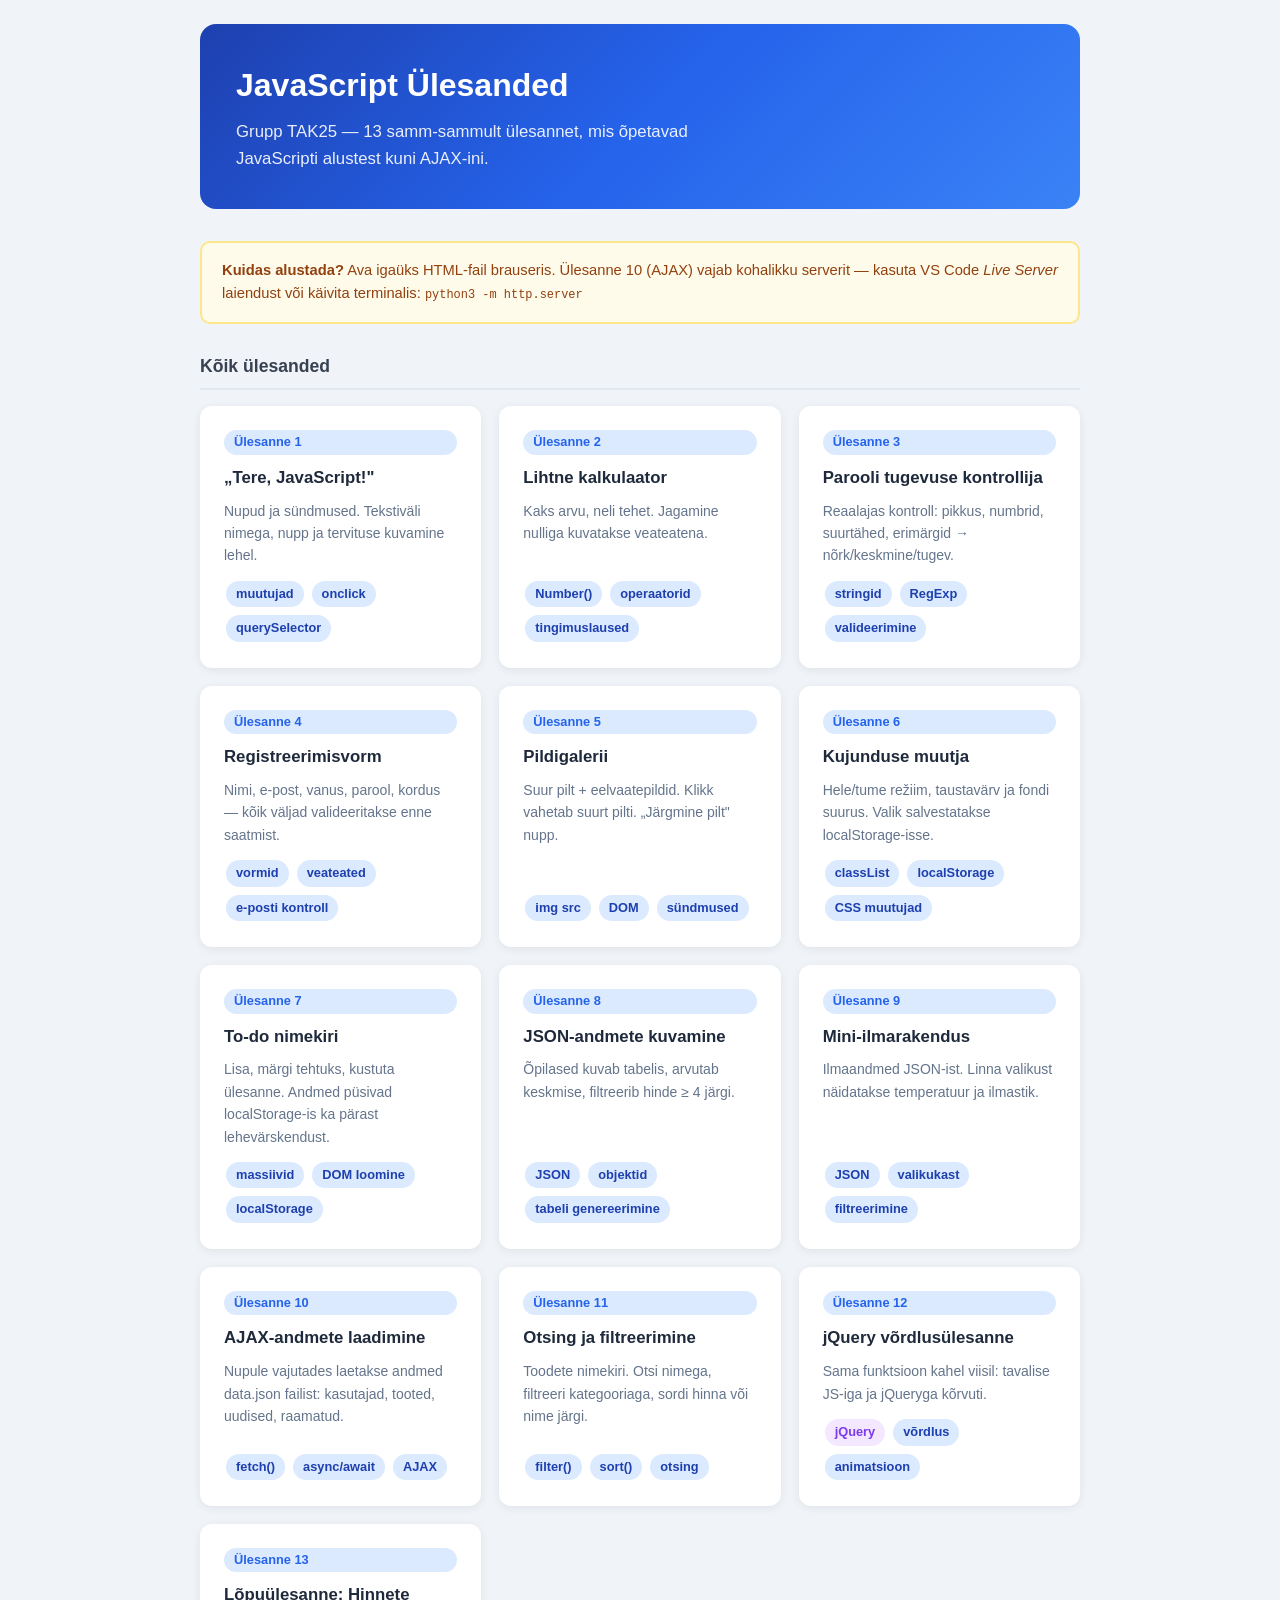
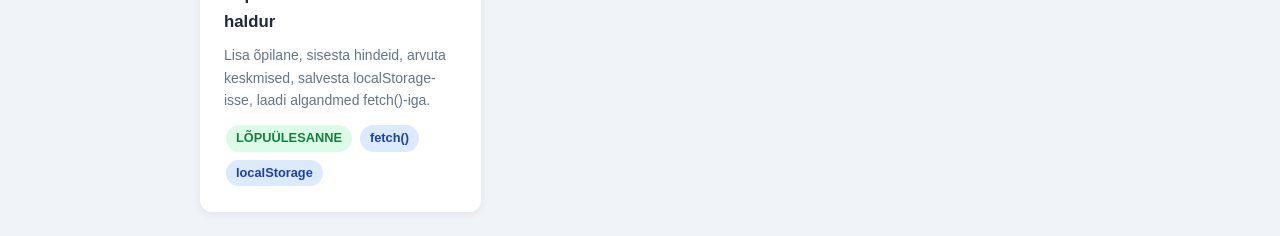
<file: index.html>
<!DOCTYPE html>
<html lang="et">
<head>
    <meta charset="UTF-8">
    <meta name="viewport" content="width=device-width, initial-scale=1.0">
    <title>TAK25 – JavaScript Ülesanded</title>
    <link rel="stylesheet" href="style.css">
    <style>
        .exercises-grid {
            display: grid;
            grid-template-columns: repeat(auto-fill, minmax(260px, 1fr));
            gap: 18px;
            margin-top: 8px;
        }

        .exercise-card {
            background: white;
            border-radius: 12px;
            padding: 22px;
            box-shadow: 0 2px 10px rgba(0,0,0,0.07);
            text-decoration: none;
            color: inherit;
            transition: all 0.2s;
            border: 2px solid transparent;
            display: flex;
            flex-direction: column;
        }

        .exercise-card:hover {
            border-color: #2563eb;
            transform: translateY(-3px);
            box-shadow: 0 6px 20px rgba(37, 99, 235, 0.15);
        }

        .ex-number {
            font-size: 0.8em;
            font-weight: 700;
            color: #2563eb;
            background: #dbeafe;
            display: inline-block;
            padding: 2px 10px;
            border-radius: 20px;
            margin-bottom: 10px;
        }

        .ex-title {
            font-weight: 700;
            font-size: 1.05em;
            color: #1e293b;
            margin-bottom: 8px;
        }

        .ex-desc {
            font-size: 0.875em;
            color: #64748b;
            flex: 1;
        }

        .ex-topics {
            margin-top: 12px;
            display: flex;
            flex-wrap: wrap;
            gap: 4px;
        }

        .hero {
            background: linear-gradient(135deg, #1e40af, #2563eb, #3b82f6);
            border-radius: 16px;
            padding: 36px;
            color: white;
            margin-bottom: 32px;
        }

        .hero h1 {
            color: white;
            font-size: 2em;
            margin-bottom: 8px;
        }

        .hero p {
            opacity: 0.9;
            font-size: 1.05em;
            max-width: 500px;
        }

        .section-title {
            font-size: 1.1em;
            font-weight: 700;
            color: #374151;
            margin-bottom: 16px;
            padding-bottom: 8px;
            border-bottom: 2px solid #e2e8f0;
        }

        .info-box {
            background: #fffbeb;
            border: 2px solid #fde68a;
            border-radius: 10px;
            padding: 16px 20px;
            margin-bottom: 28px;
            font-size: 0.92em;
            color: #92400e;
        }
    </style>
</head>
<body>
<div class="container">

    <div class="hero">
        <h1>JavaScript Ülesanded</h1>
        <p>Grupp TAK25 &mdash; 13 samm-sammult ülesannet, mis õpetavad JavaScripti alustest kuni AJAX-ini.</p>
    </div>

    <div class="info-box">
        <strong>Kuidas alustada?</strong> Ava igaüks HTML-fail brauseris. Ülesanne 10 (AJAX) vajab kohalikku serverit
        &mdash; kasuta VS Code <em>Live Server</em> laiendust või käivita terminalis: <code>python3 -m http.server</code>
    </div>

    <p class="section-title">Kõik ülesanded</p>

    <div class="exercises-grid">

        <a href="01-tervitaja.html" class="exercise-card">
            <span class="ex-number">Ülesanne 1</span>
            <div class="ex-title">„Tere, JavaScript!"</div>
            <div class="ex-desc">Nupud ja sündmused. Tekstiväli nimega, nupp ja tervituse kuvamine lehel.</div>
            <div class="ex-topics">
                <span class="tag tag-blue">muutujad</span>
                <span class="tag tag-blue">onclick</span>
                <span class="tag tag-blue">querySelector</span>
            </div>
        </a>

        <a href="02-kalkulaator.html" class="exercise-card">
            <span class="ex-number">Ülesanne 2</span>
            <div class="ex-title">Lihtne kalkulaator</div>
            <div class="ex-desc">Kaks arvu, neli tehet. Jagamine nulliga kuvatakse veateatena.</div>
            <div class="ex-topics">
                <span class="tag tag-blue">Number()</span>
                <span class="tag tag-blue">operaatorid</span>
                <span class="tag tag-blue">tingimuslaused</span>
            </div>
        </a>

        <a href="03-parool.html" class="exercise-card">
            <span class="ex-number">Ülesanne 3</span>
            <div class="ex-title">Parooli tugevuse kontrollija</div>
            <div class="ex-desc">Reaalajas kontroll: pikkus, numbrid, suurtähed, erimärgid → nõrk/keskmine/tugev.</div>
            <div class="ex-topics">
                <span class="tag tag-blue">stringid</span>
                <span class="tag tag-blue">RegExp</span>
                <span class="tag tag-blue">valideerimine</span>
            </div>
        </a>

        <a href="04-registreerimine.html" class="exercise-card">
            <span class="ex-number">Ülesanne 4</span>
            <div class="ex-title">Registreerimisvorm</div>
            <div class="ex-desc">Nimi, e-post, vanus, parool, kordus &mdash; kõik väljad valideeritakse enne saatmist.</div>
            <div class="ex-topics">
                <span class="tag tag-blue">vormid</span>
                <span class="tag tag-blue">veateated</span>
                <span class="tag tag-blue">e-posti kontroll</span>
            </div>
        </a>

        <a href="05-galerii.html" class="exercise-card">
            <span class="ex-number">Ülesanne 5</span>
            <div class="ex-title">Pildigalerii</div>
            <div class="ex-desc">Suur pilt + eelvaatepildid. Klikk vahetab suurt pilti. „Järgmine pilt" nupp.</div>
            <div class="ex-topics">
                <span class="tag tag-blue">img src</span>
                <span class="tag tag-blue">DOM</span>
                <span class="tag tag-blue">sündmused</span>
            </div>
        </a>

        <a href="06-kujundus.html" class="exercise-card">
            <span class="ex-number">Ülesanne 6</span>
            <div class="ex-title">Kujunduse muutja</div>
            <div class="ex-desc">Hele/tume režiim, taustavärv ja fondi suurus. Valik salvestatakse localStorage-isse.</div>
            <div class="ex-topics">
                <span class="tag tag-blue">classList</span>
                <span class="tag tag-blue">localStorage</span>
                <span class="tag tag-blue">CSS muutujad</span>
            </div>
        </a>

        <a href="07-todo.html" class="exercise-card">
            <span class="ex-number">Ülesanne 7</span>
            <div class="ex-title">To-do nimekiri</div>
            <div class="ex-desc">Lisa, märgi tehtuks, kustuta ülesanne. Andmed püsivad localStorage-is ka pärast lehevärskendust.</div>
            <div class="ex-topics">
                <span class="tag tag-blue">massiivid</span>
                <span class="tag tag-blue">DOM loomine</span>
                <span class="tag tag-blue">localStorage</span>
            </div>
        </a>

        <a href="08-json-andmed.html" class="exercise-card">
            <span class="ex-number">Ülesanne 8</span>
            <div class="ex-title">JSON-andmete kuvamine</div>
            <div class="ex-desc">Õpilased kuvab tabelis, arvutab keskmise, filtreerib hinde ≥ 4 järgi.</div>
            <div class="ex-topics">
                <span class="tag tag-blue">JSON</span>
                <span class="tag tag-blue">objektid</span>
                <span class="tag tag-blue">tabeli genereerimine</span>
            </div>
        </a>

        <a href="09-ilm.html" class="exercise-card">
            <span class="ex-number">Ülesanne 9</span>
            <div class="ex-title">Mini-ilmarakendus</div>
            <div class="ex-desc">Ilmaandmed JSON-ist. Linna valikust näidatakse temperatuur ja ilmastik.</div>
            <div class="ex-topics">
                <span class="tag tag-blue">JSON</span>
                <span class="tag tag-blue">valikukast</span>
                <span class="tag tag-blue">filtreerimine</span>
            </div>
        </a>

        <a href="10-ajax.html" class="exercise-card">
            <span class="ex-number">Ülesanne 10</span>
            <div class="ex-title">AJAX-andmete laadimine</div>
            <div class="ex-desc">Nupule vajutades laetakse andmed data.json failist: kasutajad, tooted, uudised, raamatud.</div>
            <div class="ex-topics">
                <span class="tag tag-blue">fetch()</span>
                <span class="tag tag-blue">async/await</span>
                <span class="tag tag-blue">AJAX</span>
            </div>
        </a>

        <a href="11-otsing.html" class="exercise-card">
            <span class="ex-number">Ülesanne 11</span>
            <div class="ex-title">Otsing ja filtreerimine</div>
            <div class="ex-desc">Toodete nimekiri. Otsi nimega, filtreeri kategooriaga, sordi hinna või nime järgi.</div>
            <div class="ex-topics">
                <span class="tag tag-blue">filter()</span>
                <span class="tag tag-blue">sort()</span>
                <span class="tag tag-blue">otsing</span>
            </div>
        </a>

        <a href="12-jquery.html" class="exercise-card">
            <span class="ex-number">Ülesanne 12</span>
            <div class="ex-title">jQuery võrdlusülesanne</div>
            <div class="ex-desc">Sama funktsioon kahel viisil: tavalise JS-iga ja jQueryga kõrvuti.</div>
            <div class="ex-topics">
                <span class="tag tag-purple">jQuery</span>
                <span class="tag tag-blue">võrdlus</span>
                <span class="tag tag-blue">animatsioon</span>
            </div>
        </a>

        <a href="13-lopuulesanne.html" class="exercise-card">
            <span class="ex-number">Ülesanne 13</span>
            <div class="ex-title">Lõpuülesanne: Hinnete haldur</div>
            <div class="ex-desc">Lisa õpilane, sisesta hindeid, arvuta keskmised, salvesta localStorage-isse, laadi algandmed fetch()-iga.</div>
            <div class="ex-topics">
                <span class="tag tag-green">LÕPUÜLESANNE</span>
                <span class="tag tag-blue">fetch()</span>
                <span class="tag tag-blue">localStorage</span>
            </div>
        </a>

    </div>
</div>
</body>
</html>
</file>
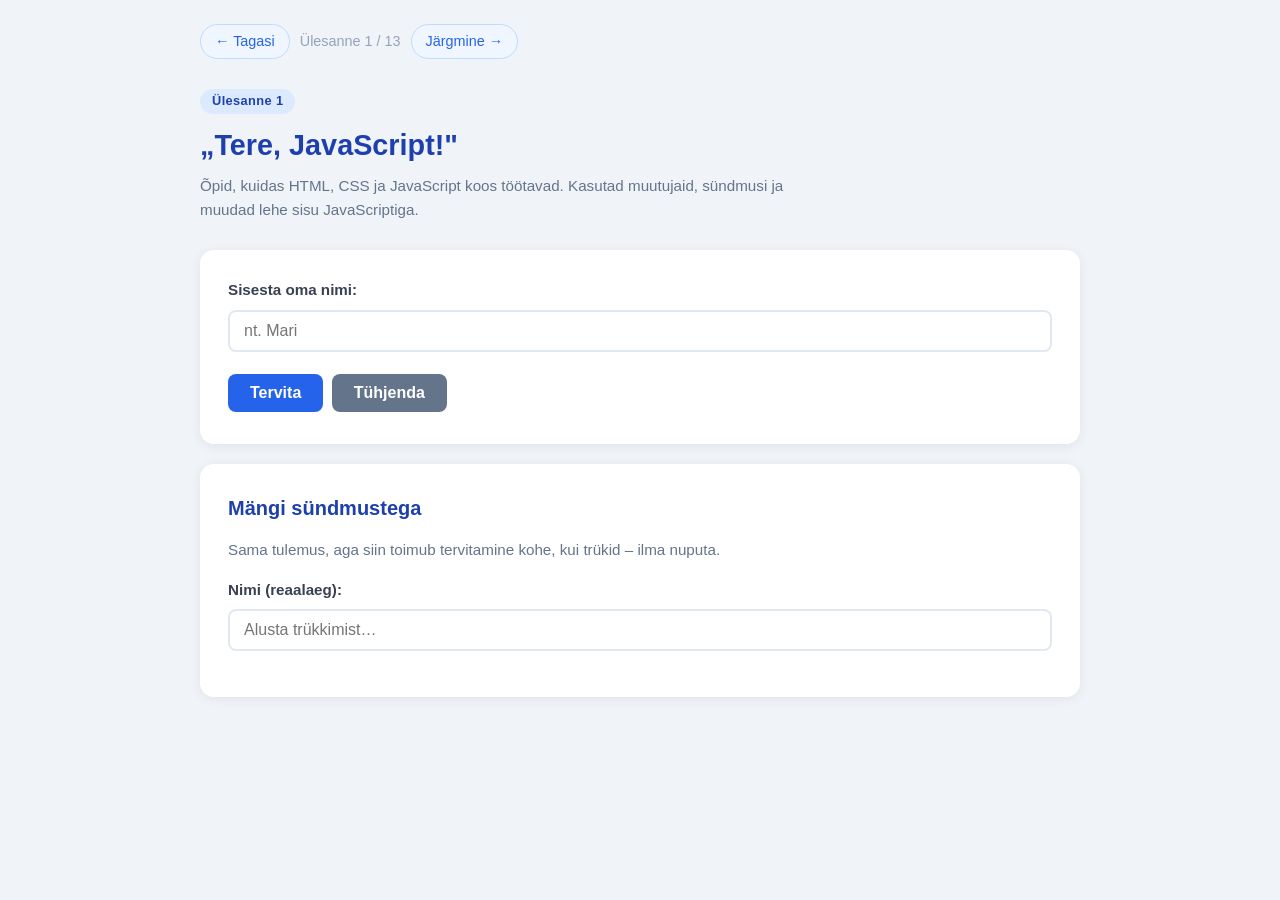
<file: 01-tervitaja.html>
<!DOCTYPE html>
<html lang="et">
<head>
    <meta charset="UTF-8">
    <meta name="viewport" content="width=device-width, initial-scale=1.0">
    <title>Ülesanne 1 – Tervitaja</title>
    <link rel="stylesheet" href="style.css">
</head>
<body>
<div class="container">

    <nav class="nav">
        <a href="index.html">← Tagasi</a>
        <span>Ülesanne 1 / 13</span>
        <a href="02-kalkulaator.html">Järgmine →</a>
    </nav>

    <span class="badge">Ülesanne 1</span>
    <h1>„Tere, JavaScript!"</h1>
    <p class="subtitle">
        Õpid, kuidas HTML, CSS ja JavaScript koos töötavad.
        Kasutad muutujaid, sündmusi ja muudad lehe sisu JavaScriptiga.
    </p>

    <div class="card">
        <div class="form-group">
            <label for="nimiSisend">Sisesta oma nimi:</label>
            <input type="text" id="nimiSisend" placeholder="nt. Mari" maxlength="50">
        </div>

        <button class="btn btn-primary" onclick="tervita()">Tervita</button>
        <button class="btn btn-secondary" onclick="tühjenda()">Tühjenda</button>

        <div id="tulemus" class="result-box result-success" style="display: none;"></div>
    </div>

    <div class="card">
        <h2>Mängi sündmustega</h2>
        <p style="color:#64748b; margin-bottom:16px; font-size:0.95em;">
            Sama tulemus, aga siin toimub tervitamine kohe, kui trükid &ndash; ilma nuputa.
        </p>
        <div class="form-group">
            <label for="nimiReaalaeg">Nimi (reaalaeg):</label>
            <input type="text" id="nimiReaalaeg" placeholder="Alusta trükkimist…" maxlength="50">
        </div>
        <div id="tulemusReaalaeg" class="result-box result-info" style="display: none;"></div>
    </div>

</div>

<script>
    // ── Ülesanne 1: muutujad, sündmused, querySelector ──

    // Funktsioon käivitatakse nupu klõpsamisel (onclick="tervita()")
    function tervita() {
        // Loeme tekstivälja väärtuse
        const nimiSisend = document.querySelector('#nimiSisend');
        const nimi = nimiSisend.value.trim(); // trim() eemaldab tühikud algusest ja lõpust

        const tulemusekast = document.querySelector('#tulemus');

        if (nimi === '') {
            // Kasutaja ei sisestanud nime
            tulemusekast.textContent = '⚠ Palun sisesta oma nimi!';
            tulemusekast.className = 'result-box result-error';
        } else {
            // Kuvatakse tervitustekst
            tulemusekast.textContent = 'Tere, ' + nimi + '! 👋';
            tulemusekast.className = 'result-box result-success';
        }

        tulemusekast.style.display = 'block';
    }

    function tühjenda() {
        document.querySelector('#nimiSisend').value = '';
        const kastike = document.querySelector('#tulemus');
        kastike.style.display = 'none';
        kastike.textContent = '';
    }

    // ── Reaalajas sündmus: oninput käivitub iga klahvivajutuse järel ──
    document.querySelector('#nimiReaalaeg').addEventListener('input', function () {
        const nimi = this.value.trim(); // "this" viitab sellele sisendväljale
        const kastike = document.querySelector('#tulemusReaalaeg');

        if (nimi === '') {
            kastike.style.display = 'none';
        } else {
            kastike.textContent = 'Tere, ' + nimi + '! 👋';
            kastike.style.display = 'block';
        }
    });

    // Enter-klahv käivitab tervitamise
    document.querySelector('#nimiSisend').addEventListener('keypress', function (e) {
        if (e.key === 'Enter') {
            tervita();
        }
    });
</script>
</body>
</html>
</file>
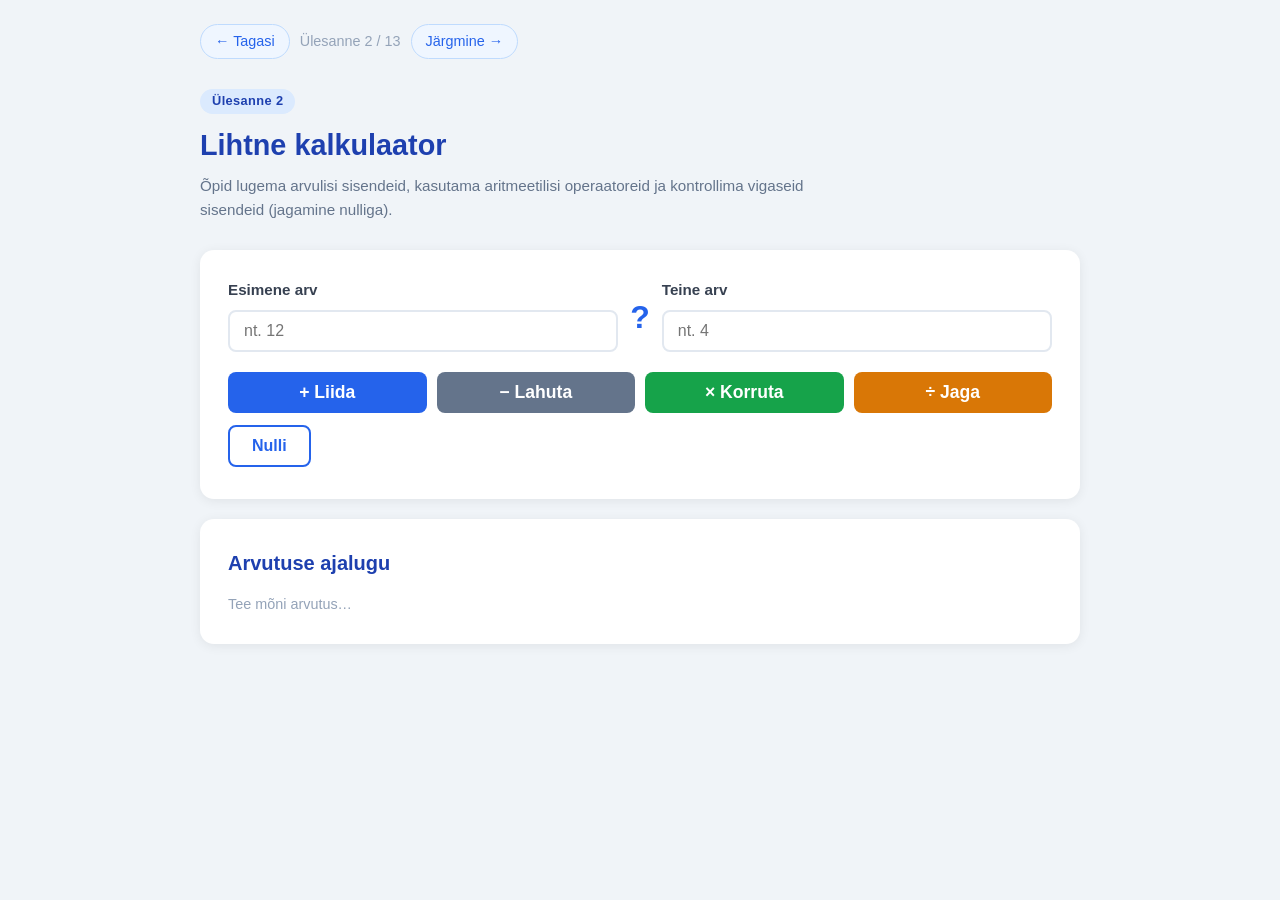
<file: 02-kalkulaator.html>
<!DOCTYPE html>
<html lang="et">
<head>
    <meta charset="UTF-8">
    <meta name="viewport" content="width=device-width, initial-scale=1.0">
    <title>Ülesanne 2 – Kalkulaator</title>
    <link rel="stylesheet" href="style.css">
    <style>
        .calc-buttons {
            display: grid;
            grid-template-columns: repeat(4, 1fr);
            gap: 10px;
            margin-top: 8px;
        }

        .calc-buttons .btn {
            margin: 0;
            text-align: center;
            font-size: 1.1em;
        }

        .result-large {
            font-size: 1.5em;
            font-weight: 700;
            margin-top: 20px;
            padding: 18px;
            text-align: center;
            border-radius: 10px;
        }

        .inputs-row {
            display: grid;
            grid-template-columns: 1fr auto 1fr;
            gap: 12px;
            align-items: end;
        }

        .operator-display {
            font-size: 2em;
            font-weight: 700;
            color: #2563eb;
            text-align: center;
            padding-bottom: 8px;
        }
    </style>
</head>
<body>
<div class="container">

    <nav class="nav">
        <a href="index.html">← Tagasi</a>
        <span>Ülesanne 2 / 13</span>
        <a href="03-parool.html">Järgmine →</a>
    </nav>

    <span class="badge">Ülesanne 2</span>
    <h1>Lihtne kalkulaator</h1>
    <p class="subtitle">
        Õpid lugema arvulisi sisendeid, kasutama aritmeetilisi operaatoreid ja kontrollima
        vigaseid sisendeid (jagamine nulliga).
    </p>

    <div class="card">
        <div class="inputs-row">
            <div class="form-group" style="margin:0">
                <label for="arv1">Esimene arv</label>
                <input type="number" id="arv1" placeholder="nt. 12" step="any">
            </div>
            <div class="operator-display" id="tehtemärk">?</div>
            <div class="form-group" style="margin:0">
                <label for="arv2">Teine arv</label>
                <input type="number" id="arv2" placeholder="nt. 4" step="any">
            </div>
        </div>

        <div class="calc-buttons" style="margin-top:20px">
            <button class="btn btn-primary"  onclick="arvuta('+')">+ Liida</button>
            <button class="btn btn-secondary" onclick="arvuta('-')">− Lahuta</button>
            <button class="btn btn-success"  onclick="arvuta('*')">× Korruta</button>
            <button class="btn btn-warning"  onclick="arvuta('/')">÷ Jaga</button>
        </div>

        <div id="tulemus" class="result-large" style="display:none;"></div>

        <button class="btn btn-outline" onclick="nulli()" style="margin-top:12px">Nulli</button>
    </div>

    <div class="card">
        <h2>Arvutuse ajalugu</h2>
        <p id="ajaluguTühi" style="color:#94a3b8; font-size:0.9em;">Tee mõni arvutus…</p>
        <ul id="ajalugu" style="list-style:none; padding:0;"></ul>
    </div>

</div>

<script>
    // ── Ülesanne 2: Number(), operaatorid, tingimuslaused, veakontroll ──

    // Ajalugu hoiame massiivis (kasutame seda esimest korda siin, edasi ka teistes ülesannetes)
    const ajalugu = [];

    function arvuta(tehtemärk) {
        // Number() teisendab stringi arvuks
        const arv1 = Number(document.querySelector('#arv1').value);
        const arv2 = Number(document.querySelector('#arv2').value);
        const kastike = document.querySelector('#tulemus');

        // Kontrollime, kas mõlemad väljad on täidetud
        if (document.querySelector('#arv1').value === '' ||
            document.querySelector('#arv2').value === '') {
            kastike.textContent = '⚠ Palun sisesta mõlemad arvud!';
            kastike.className = 'result-large result-box result-error';
            kastike.style.display = 'block';
            return; // Katkestame funktsiooni
        }

        let tulemus;
        let tehtemärkNimi;

        // Valime tehte
        if (tehtemärk === '+') {
            tulemus = arv1 + arv2;
            tehtemärkNimi = '+';
        } else if (tehtemärk === '-') {
            tulemus = arv1 - arv2;
            tehtemärkNimi = '−';
        } else if (tehtemärk === '*') {
            tulemus = arv1 * arv2;
            tehtemärkNimi = '×';
        } else if (tehtemärk === '/') {
            // Veakontroll: nulliga jagamine on keelatud
            if (arv2 === 0) {
                kastike.textContent = '⛔ Nulliga ei saa jagada!';
                kastike.className = 'result-large result-box result-error';
                kastike.style.display = 'block';
                document.querySelector('#tehtemärk').textContent = '÷';
                return;
            }
            tulemus = arv1 / arv2;
            tehtemärkNimi = '÷';
        }

        // Ümardame 10 kohani, et vältida ujukomavigu (nt 0.1 + 0.2)
        const ümardatud = Math.round(tulemus * 1e10) / 1e10;

        kastike.textContent = arv1 + ' ' + tehtemärkNimi + ' ' + arv2 + ' = ' + ümardatud;
        kastike.className = 'result-large result-box result-success';
        kastike.style.display = 'block';

        document.querySelector('#tehtemärk').textContent = tehtemärkNimi;

        // Salvestame ajalukku
        lisaAjalukku(arv1 + ' ' + tehtemärkNimi + ' ' + arv2 + ' = ' + ümardatud);
    }

    function lisaAjalukku(tekst) {
        ajalugu.unshift(tekst); // unshift lisab massiivi algusse
        if (ajalugu.length > 8) {
            ajalugu.pop(); // pop eemaldab viimase elemendi
        }
        kuvaajalugu();
    }

    function kuvaajalugu() {
        const nimekiri = document.querySelector('#ajalugu');
        const tühi = document.querySelector('#ajaluguTühi');
        nimekiri.innerHTML = '';

        if (ajalugu.length === 0) {
            tühi.style.display = 'block';
            return;
        }

        tühi.style.display = 'none';
        ajalugu.forEach(function (kirje, indeks) {
            const li = document.createElement('li');
            li.style.cssText = 'padding:7px 0; border-bottom:1px solid #e2e8f0; color:' +
                (indeks === 0 ? '#1e40af' : '#64748b') + '; font-size:0.95em;';
            li.textContent = kirje;
            nimekiri.appendChild(li);
        });
    }

    function nulli() {
        document.querySelector('#arv1').value = '';
        document.querySelector('#arv2').value = '';
        document.querySelector('#tulemus').style.display = 'none';
        document.querySelector('#tehtemärk').textContent = '?';
    }
</script>
</body>
</html>
</file>
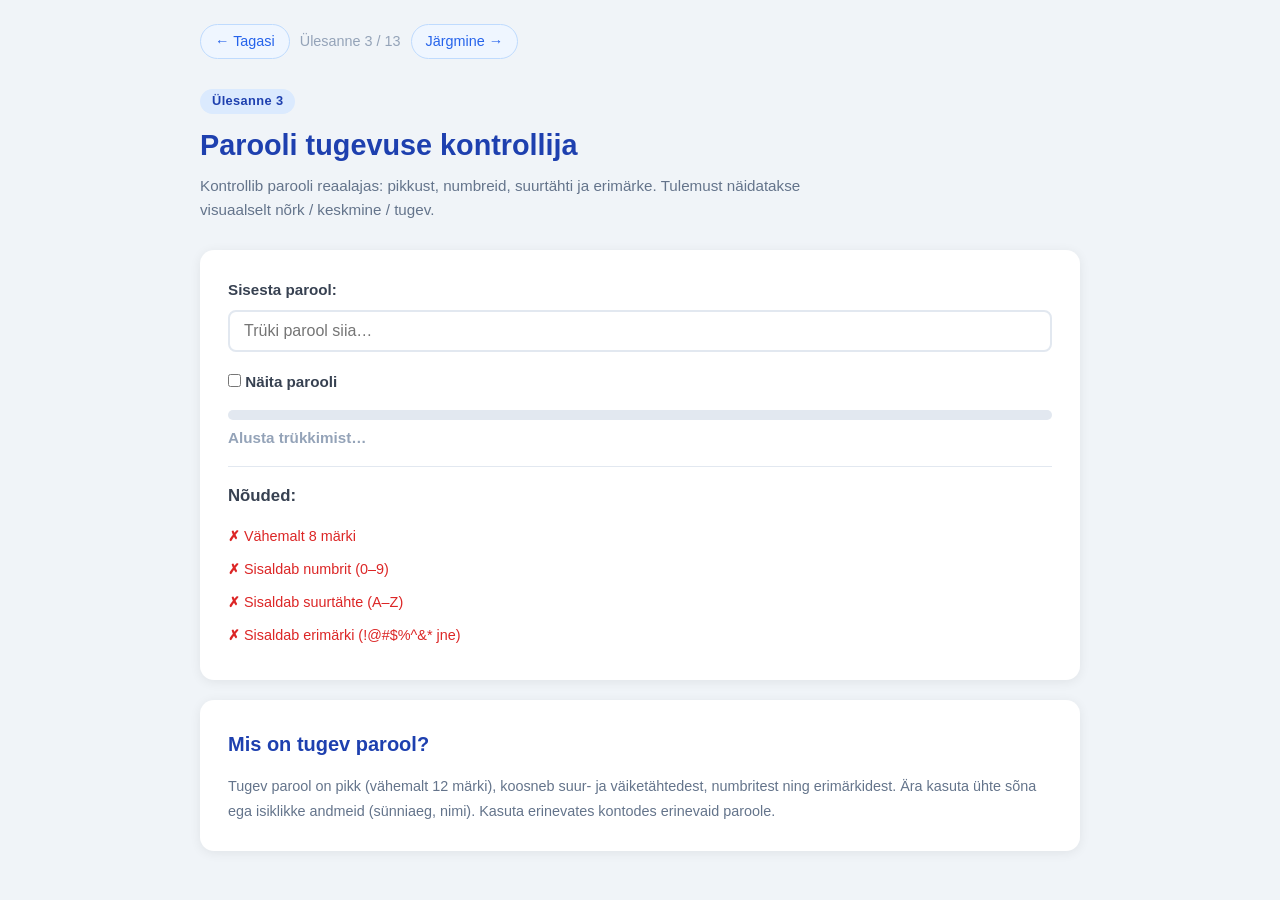
<file: 03-parool.html>
<!DOCTYPE html>
<html lang="et">
<head>
    <meta charset="UTF-8">
    <meta name="viewport" content="width=device-width, initial-scale=1.0">
    <title>Ülesanne 3 – Parooli tugevus</title>
    <link rel="stylesheet" href="style.css">
    <style>
        .strength-bar-wrap {
            background: #e2e8f0;
            border-radius: 6px;
            height: 10px;
            margin: 12px 0 6px;
            overflow: hidden;
        }

        .strength-bar {
            height: 100%;
            border-radius: 6px;
            width: 0;
            transition: width 0.4s ease, background 0.4s ease;
        }

        .strength-label {
            font-weight: 700;
            font-size: 0.95em;
            margin-bottom: 12px;
        }

        .requirements li {
            padding: 5px 0;
            font-size: 0.9em;
            list-style: none;
            color: #dc2626;
            transition: color 0.2s;
        }

        .requirements li.ok {
            color: #16a34a;
        }

        .requirements li::before {
            content: '✗ ';
            font-weight: 700;
        }

        .requirements li.ok::before {
            content: '✓ ';
        }
    </style>
</head>
<body>
<div class="container">

    <nav class="nav">
        <a href="index.html">← Tagasi</a>
        <span>Ülesanne 3 / 13</span>
        <a href="04-registreerimine.html">Järgmine →</a>
    </nav>

    <span class="badge">Ülesanne 3</span>
    <h1>Parooli tugevuse kontrollija</h1>
    <p class="subtitle">
        Kontrollib parooli reaalajas: pikkust, numbreid, suurtähti ja erimärke.
        Tulemust näidatakse visuaalselt nõrk / keskmine / tugev.
    </p>

    <div class="card">
        <div class="form-group">
            <label for="paroolSisend">Sisesta parool:</label>
            <input type="password" id="paroolSisend" placeholder="Trüki parool siia…">
        </div>

        <label>
            <input type="checkbox" id="näitaParool" onchange="lülitaNähtavus()">
            Näita parooli
        </label>

        <div class="strength-bar-wrap" style="margin-top:16px">
            <div class="strength-bar" id="tugevusRiba"></div>
        </div>
        <div class="strength-label" id="tugevusTekst" style="color:#94a3b8">
            Alusta trükkimist…
        </div>

        <hr style="border:none; border-top:1px solid #e2e8f0; margin:16px 0">

        <h3>Nõuded:</h3>
        <ul class="requirements" id="nõuded">
            <li id="req-pikkus">Vähemalt 8 märki</li>
            <li id="req-number">Sisaldab numbrit (0–9)</li>
            <li id="req-suur">Sisaldab suurtähte (A–Z)</li>
            <li id="req-eri">Sisaldab erimärki (!@#$%^&amp;* jne)</li>
        </ul>
    </div>

    <div class="card">
        <h2>Mis on tugev parool?</h2>
        <p style="color:#64748b; font-size:0.9em; line-height:1.7">
            Tugev parool on pikk (vähemalt 12 märki), koosneb suur- ja väiketähtedest,
            numbritest ning erimärkidest. Ära kasuta ühte sõna ega isiklikke andmeid
            (sünniaeg, nimi). Kasuta erinevates kontodes erinevaid paroole.
        </p>
    </div>

</div>

<script>
    // ── Ülesanne 3: stringid, RegExp, reaalajas valideerimine ──

    // Regulaaravaldised (RegExp) – kontrollimise muster
    const nõuded = {
        pikkus:  { test: p => p.length >= 8,           id: 'req-pikkus' },
        number:  { test: p => /[0-9]/.test(p),         id: 'req-number' },
        suur:    { test: p => /[A-Z]/.test(p),         id: 'req-suur'   },
        eri:     { test: p => /[^A-Za-z0-9]/.test(p), id: 'req-eri'    }
    };

    // Sündmus käivitub iga klahvivajutuse järel
    document.querySelector('#paroolSisend').addEventListener('input', function () {
        kontrolliParool(this.value);
    });

    function kontrolliParool(parool) {
        let läbitudCount = 0;

        // Kontrollime iga nõuet ja uuendame visuaali
        Object.values(nõuded).forEach(function (nõue) {
            const element = document.querySelector('#' + nõue.id);
            if (nõue.test(parool)) {
                element.classList.add('ok');
                läbitudCount++;
            } else {
                element.classList.remove('ok');
            }
        });

        // Arvutame tugevuse skoorist lähtudes
        kuvatugevus(parool, läbitudCount);
    }

    function kuvatugevus(parool, läbitudCount) {
        const riba   = document.querySelector('#tugevusRiba');
        const tekst  = document.querySelector('#tugevusTekst');

        if (parool.length === 0) {
            riba.style.width = '0';
            tekst.textContent = 'Alusta trükkimist…';
            tekst.style.color = '#94a3b8';
            return;
        }

        // Hindame tugevust läbitud nõuete arvu järgi
        if (läbitudCount <= 1) {
            riba.style.width = '25%';
            riba.style.background = '#dc2626';
            tekst.textContent = '🔴 Nõrk';
            tekst.style.color = '#dc2626';
        } else if (läbitudCount === 2) {
            riba.style.width = '55%';
            riba.style.background = '#d97706';
            tekst.textContent = '🟡 Keskmine';
            tekst.style.color = '#d97706';
        } else if (läbitudCount === 3) {
            riba.style.width = '78%';
            riba.style.background = '#2563eb';
            tekst.textContent = '🔵 Hea';
            tekst.style.color = '#2563eb';
        } else {
            riba.style.width = '100%';
            riba.style.background = '#16a34a';
            tekst.textContent = '🟢 Tugev';
            tekst.style.color = '#16a34a';
        }
    }

    function lülitaNähtavus() {
        const sisend = document.querySelector('#paroolSisend');
        // Vahetame input tüüpi text ↔ password vahel
        sisend.type = sisend.type === 'password' ? 'text' : 'password';
    }
</script>
</body>
</html>
</file>
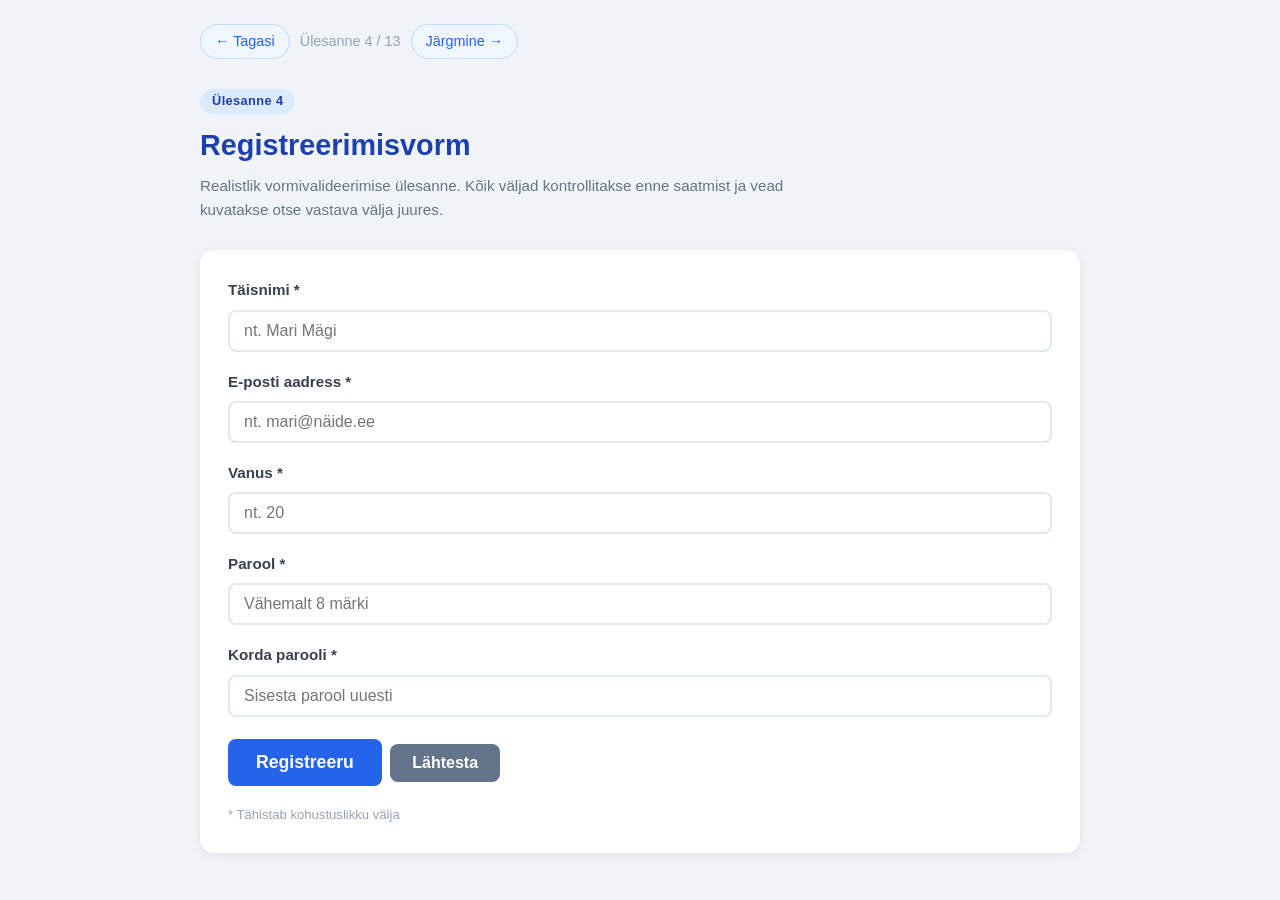
<file: 04-registreerimine.html>
<!DOCTYPE html>
<html lang="et">
<head>
    <meta charset="UTF-8">
    <meta name="viewport" content="width=device-width, initial-scale=1.0">
    <title>Ülesanne 4 – Registreerimisvorm</title>
    <link rel="stylesheet" href="style.css">
    <style>
        .field-error {
            color: #dc2626;
            font-size: 0.83em;
            margin-top: 5px;
            display: none;
        }

        .field-error.visible {
            display: block;
        }

        input.invalid {
            border-color: #dc2626 !important;
        }

        input.valid {
            border-color: #16a34a !important;
        }

        .success-screen {
            text-align: center;
            padding: 32px 20px;
        }

        .success-icon {
            font-size: 4em;
            margin-bottom: 16px;
        }
    </style>
</head>
<body>
<div class="container">

    <nav class="nav">
        <a href="index.html">← Tagasi</a>
        <span>Ülesanne 4 / 13</span>
        <a href="05-galerii.html">Järgmine →</a>
    </nav>

    <span class="badge">Ülesanne 4</span>
    <h1>Registreerimisvorm</h1>
    <p class="subtitle">
        Realistlik vormivalideerimise ülesanne. Kõik väljad kontrollitakse enne
        saatmist ja vead kuvatakse otse vastava välja juures.
    </p>

    <!-- Vorm -->
    <div class="card" id="vormCard">
        <form id="regVorm" onsubmit="saadaVorm(event)" novalidate>

            <div class="form-group">
                <label for="nimi">Täisnimi *</label>
                <input type="text" id="nimi" placeholder="nt. Mari Mägi" autocomplete="name">
                <span class="field-error" id="nimiViga">Palun sisesta oma nimi (vähemalt 2 märki).</span>
            </div>

            <div class="form-group">
                <label for="email">E-posti aadress *</label>
                <input type="email" id="email" placeholder="nt. mari@näide.ee" autocomplete="email">
                <span class="field-error" id="emailViga">Palun sisesta kehtiv e-posti aadress (peab sisaldama @).</span>
            </div>

            <div class="form-group">
                <label for="vanus">Vanus *</label>
                <input type="number" id="vanus" placeholder="nt. 20" min="1" max="120">
                <span class="field-error" id="vanusViga">Vanus peab olema vähemalt 13 aastat.</span>
            </div>

            <div class="form-group">
                <label for="parool">Parool *</label>
                <input type="password" id="parool" placeholder="Vähemalt 8 märki" autocomplete="new-password">
                <span class="field-error" id="paroolViga">Parool peab olema vähemalt 8 märki pikk.</span>
            </div>

            <div class="form-group">
                <label for="paroolKordus">Korda parooli *</label>
                <input type="password" id="paroolKordus" placeholder="Sisesta parool uuesti" autocomplete="new-password">
                <span class="field-error" id="kordusViga">Paroolid ei kattu. Palun proovi uuesti.</span>
            </div>

            <div style="margin-top:8px">
                <button type="submit" class="btn btn-primary btn-lg">Registreeru</button>
                <button type="button" class="btn btn-secondary" onclick="lähtesta()">Lähtesta</button>
            </div>

            <p style="margin-top:14px; font-size:0.82em; color:#94a3b8">* Tähistab kohustuslikku välja</p>

        </form>
    </div>

    <!-- Eduka registreerumise ekraan (peidetud alguses) -->
    <div class="card" id="eduCard" style="display:none">
        <div class="success-screen">
            <div class="success-icon">🎉</div>
            <h2 style="margin-bottom:10px">Registreerimine õnnestus!</h2>
            <p style="color:#64748b; margin-bottom:20px">
                Tere tulemast, <strong id="tervitusNimi"></strong>!<br>
                Kinnituskiri saadeti aadressile <strong id="tervitusEmail"></strong>.
            </p>
            <button class="btn btn-outline" onclick="tagasiVormi()">← Tagasi vormi</button>
        </div>
    </div>

</div>

<script>
    // ── Ülesanne 4: vormide valideerimine, tingimuslaused, veateated ──
    // Kasutame ülesandest 3 tuttavat RegExp-i e-posti kontrollimiseks.

    function saadaVorm(sündmus) {
        sündmus.preventDefault(); // Takistame lehe ümberlaadimist

        let kehtiv = true; // Eeldame, et vorm on korrektne

        // 1. Nimi
        const nimiVäärtus = document.querySelector('#nimi').value.trim();
        if (nimiVäärtus.length < 2) {
            näitaViga('nimi', 'nimiViga');
            kehtiv = false;
        } else {
            peida­Viga('nimi', 'nimiViga');
        }

        // 2. E-post – peab sisaldama @ ja domeeni
        const emailVäärtus = document.querySelector('#email').value.trim();
        const emailKorrektne = /^[^\s@]+@[^\s@]+\.[^\s@]+$/.test(emailVäärtus);
        if (!emailKorrektne) {
            näitaViga('email', 'emailViga');
            kehtiv = false;
        } else {
            peida­Viga('email', 'emailViga');
        }

        // 3. Vanus – peab olema number ja vähemalt 13
        const vanusVäärtus = Number(document.querySelector('#vanus').value);
        if (isNaN(vanusVäärtus) || vanusVäärtus < 13 || vanusVäärtus > 120) {
            näitaViga('vanus', 'vanusViga');
            kehtiv = false;
        } else {
            peida­Viga('vanus', 'vanusViga');
        }

        // 4. Parool – vähemalt 8 märki
        const paroolVäärtus = document.querySelector('#parool').value;
        if (paroolVäärtus.length < 8) {
            näitaViga('parool', 'paroolViga');
            kehtiv = false;
        } else {
            peida­Viga('parool', 'paroolViga');
        }

        // 5. Parooli kordus
        const kordusVäärtus = document.querySelector('#paroolKordus').value;
        if (kordusVäärtus !== paroolVäärtus) {
            näitaViga('paroolKordus', 'kordusViga');
            kehtiv = false;
        } else {
            peida­Viga('paroolKordus', 'kordusViga');
        }

        // Kui kõik on korrektne, näita eduekraani
        if (kehtiv) {
            document.querySelector('#tervitusNimi').textContent = nimiVäärtus;
            document.querySelector('#tervitusEmail').textContent = emailVäärtus;
            document.querySelector('#vormCard').style.display = 'none';
            document.querySelector('#eduCard').style.display = 'block';
        }
    }

    function näitaViga(väljId, vigaId) {
        document.querySelector('#' + väljId).classList.add('invalid');
        document.querySelector('#' + väljId).classList.remove('valid');
        document.querySelector('#' + vigaId).classList.add('visible');
    }

    function peidaViga(väljId, vigaId) {
        document.querySelector('#' + väljId).classList.remove('invalid');
        document.querySelector('#' + väljId).classList.add('valid');
        document.querySelector('#' + vigaId).classList.remove('visible');
    }

    // Reaalajas kontroll iga välja puhul
    ['nimi', 'email', 'vanus', 'parool', 'paroolKordus'].forEach(function (id) {
        document.querySelector('#' + id).addEventListener('blur', function () {
            // blur käivitub, kui kasutaja lahkub väljalt
            saadaVormMockValidate(id);
        });
    });

    function saadaVormMockValidate(id) {
        if (id === 'nimi') {
            const v = document.querySelector('#nimi').value.trim();
            v.length >= 2 ? peidaViga('nimi', 'nimiViga') : näitaViga('nimi', 'nimiViga');
        }
        if (id === 'email') {
            const v = document.querySelector('#email').value.trim();
            /^[^\s@]+@[^\s@]+\.[^\s@]+$/.test(v) ? peidaViga('email', 'emailViga') : näitaViga('email', 'emailViga');
        }
        if (id === 'vanus') {
            const v = Number(document.querySelector('#vanus').value);
            (v >= 13 && v <= 120) ? peidaViga('vanus', 'vanusViga') : näitaViga('vanus', 'vanusViga');
        }
        if (id === 'parool') {
            const v = document.querySelector('#parool').value;
            v.length >= 8 ? peidaViga('parool', 'paroolViga') : näitaViga('parool', 'paroolViga');
        }
        if (id === 'paroolKordus') {
            const k = document.querySelector('#paroolKordus').value;
            const p = document.querySelector('#parool').value;
            k === p && k.length > 0 ? peidaViga('paroolKordus', 'kordusViga') : näitaViga('paroolKordus', 'kordusViga');
        }
    }

    function lähtesta() {
        document.querySelector('#regVorm').reset();
        ['nimi', 'email', 'vanus', 'parool', 'paroolKordus'].forEach(function (id) {
            document.querySelector('#' + id).classList.remove('invalid', 'valid');
        });
        ['nimiViga', 'emailViga', 'vanusViga', 'paroolViga', 'kordusViga'].forEach(function (id) {
            document.querySelector('#' + id).classList.remove('visible');
        });
    }

    function tagasiVormi() {
        document.querySelector('#eduCard').style.display = 'none';
        document.querySelector('#vormCard').style.display = 'block';
        lähtesta();
    }

    // Alias (veaparandus: kasutasime nii peida­Viga kui peidaViga — ühtlustame)
    const peida­Viga = peidaViga;
</script>
</body>
</html>
</file>
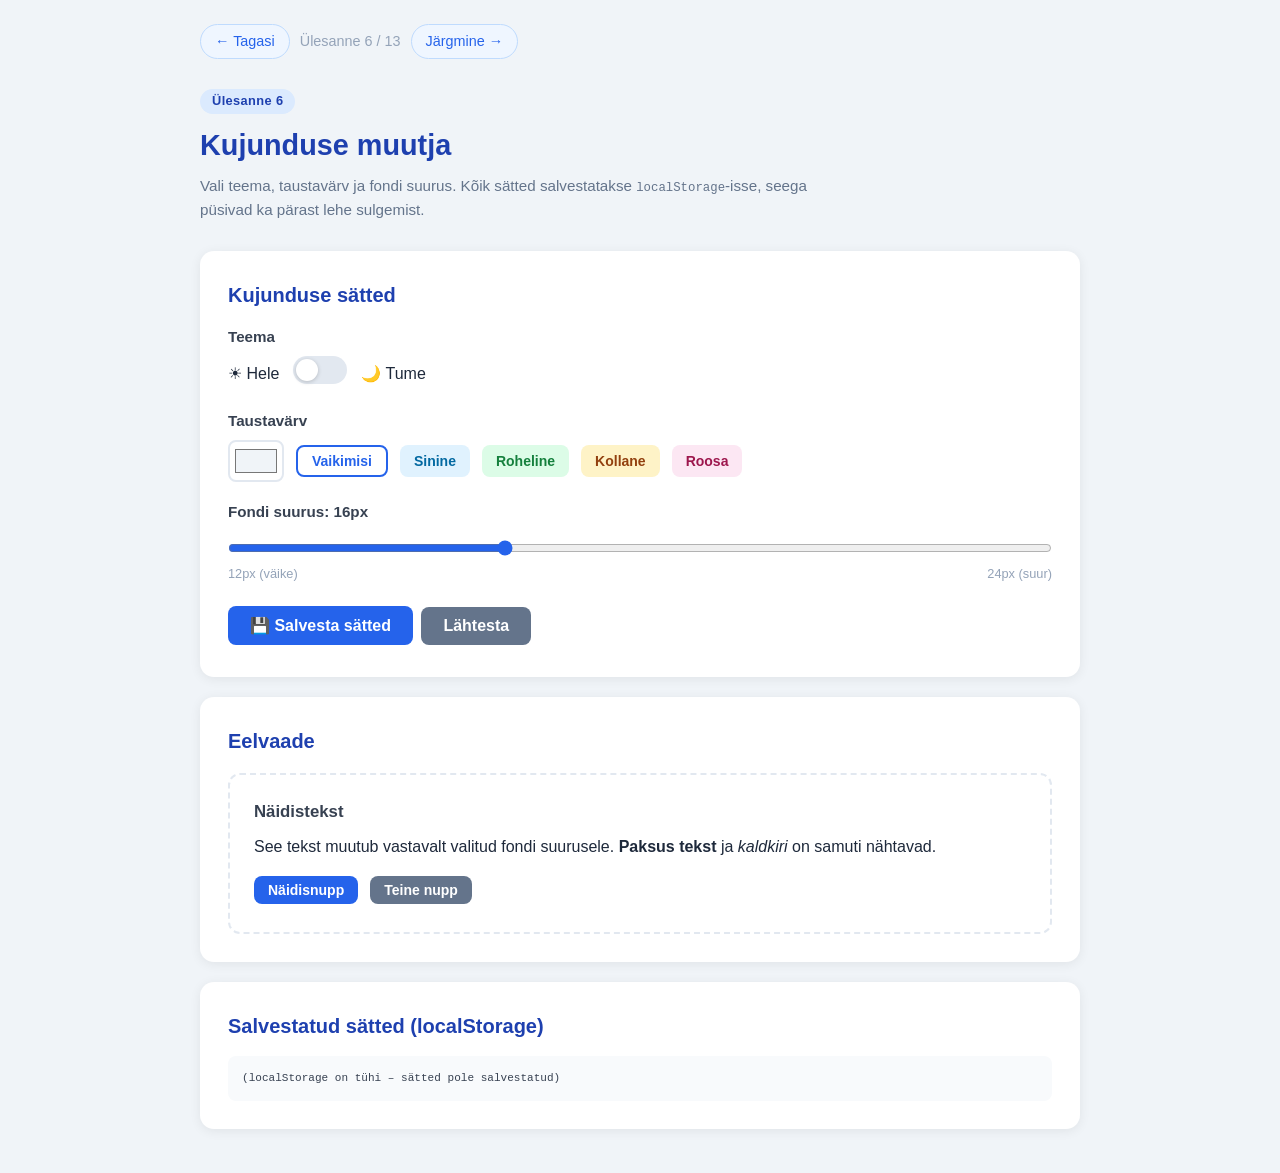
<file: 06-kujundus.html>
<!DOCTYPE html>
<html lang="et">
<head>
    <meta charset="UTF-8">
    <meta name="viewport" content="width=device-width, initial-scale=1.0">
    <title>Ülesanne 6 – Kujunduse muutja</title>
    <link rel="stylesheet" href="style.css">
    <style>
        /* Tume režiim */
        body.tume {
            background: #0f172a;
            color: #e2e8f0;
        }

        body.tume .card {
            background: #1e293b;
            box-shadow: 0 2px 12px rgba(0,0,0,0.3);
        }

        body.tume label,
        body.tume h2,
        body.tume h3 {
            color: #cbd5e1;
        }

        body.tume input[type="text"],
        body.tume select {
            background: #334155;
            border-color: #475569;
            color: #e2e8f0;
        }

        body.tume .subtitle { color: #94a3b8; }

        /* Režiimi lüliti */
        .toggle-wrap {
            display: flex;
            align-items: center;
            gap: 14px;
        }

        .toggle {
            position: relative;
            width: 54px;
            height: 28px;
        }

        .toggle input { display: none; }

        .toggle .slider {
            position: absolute;
            top: 0; left: 0; right: 0; bottom: 0;
            background: #e2e8f0;
            border-radius: 28px;
            cursor: pointer;
            transition: background 0.3s;
        }

        .toggle .slider::before {
            content: '';
            position: absolute;
            width: 22px; height: 22px;
            left: 3px; top: 3px;
            background: white;
            border-radius: 50%;
            transition: transform 0.3s;
            box-shadow: 0 1px 4px rgba(0,0,0,0.2);
        }

        .toggle input:checked + .slider {
            background: #2563eb;
        }

        .toggle input:checked + .slider::before {
            transform: translateX(26px);
        }

        /* Eelvaate kaart */
        .eelvaade {
            border: 2px dashed #e2e8f0;
            border-radius: 12px;
            padding: 24px;
            margin-top: 16px;
            transition: all 0.3s;
        }

        .eelvaade h3 { margin-bottom: 8px; }

        /* Salvestuse teade */
        .saved-toast {
            position: fixed;
            bottom: 24px;
            right: 24px;
            background: #16a34a;
            color: white;
            padding: 12px 20px;
            border-radius: 10px;
            font-weight: 600;
            font-size: 0.9em;
            opacity: 0;
            transform: translateY(20px);
            transition: all 0.3s;
            pointer-events: none;
        }

        .saved-toast.nähtav {
            opacity: 1;
            transform: translateY(0);
        }
    </style>
</head>
<body>
<div class="container">

    <nav class="nav">
        <a href="index.html">← Tagasi</a>
        <span>Ülesanne 6 / 13</span>
        <a href="07-todo.html">Järgmine →</a>
    </nav>

    <span class="badge">Ülesanne 6</span>
    <h1>Kujunduse muutja</h1>
    <p class="subtitle">
        Vali teema, taustavärv ja fondi suurus. Kõik sätted salvestatakse
        <code>localStorage</code>-isse, seega püsivad ka pärast lehe sulgemist.
    </p>

    <div class="card">
        <h2>Kujunduse sätted</h2>

        <!-- Hele/tume lüliti -->
        <div class="form-group">
            <label>Teema</label>
            <div class="toggle-wrap">
                <span>☀ Hele</span>
                <label class="toggle">
                    <input type="checkbox" id="tumeRežiim" onchange="muudaTeema()">
                    <span class="slider"></span>
                </label>
                <span>🌙 Tume</span>
            </div>
        </div>

        <!-- Taustavärv -->
        <div class="form-group">
            <label for="taustavärv">Taustavärv</label>
            <div style="display:flex; gap:12px; align-items:center; flex-wrap:wrap">
                <input type="color" id="taustavärv" value="#f0f4f8" oninput="muudaTaustavärv()">
                <div style="display:flex; gap:8px; flex-wrap:wrap">
                    <button class="btn btn-sm btn-outline" onclick="seadaTaustavärv('#f0f4f8')">Vaikimisi</button>
                    <button class="btn btn-sm" style="background:#e0f2fe;color:#0369a1" onclick="seadaTaustavärv('#e0f2fe')">Sinine</button>
                    <button class="btn btn-sm" style="background:#dcfce7;color:#15803d" onclick="seadaTaustavärv('#dcfce7')">Roheline</button>
                    <button class="btn btn-sm" style="background:#fef3c7;color:#92400e" onclick="seadaTaustavärv('#fef3c7')">Kollane</button>
                    <button class="btn btn-sm" style="background:#fce7f3;color:#9d174d" onclick="seadaTaustavärv('#fce7f3')">Roosa</button>
                </div>
            </div>
        </div>

        <!-- Fondi suurus -->
        <div class="form-group">
            <label for="fondiSuurus">
                Fondi suurus: <strong id="fondiVäärtus">16px</strong>
            </label>
            <input type="range" id="fondiSuurus" min="12" max="24" value="16" step="1"
                   oninput="muudaFont()">
            <div style="display:flex; justify-content:space-between; font-size:0.8em; color:#94a3b8">
                <span>12px (väike)</span>
                <span>24px (suur)</span>
            </div>
        </div>

        <div style="margin-top:8px">
            <button class="btn btn-primary" onclick="salvesta()">💾 Salvesta sätted</button>
            <button class="btn btn-secondary" onclick="lähtesta()">Lähtesta</button>
        </div>
    </div>

    <!-- Eelvaate kaart -->
    <div class="card">
        <h2>Eelvaade</h2>
        <div class="eelvaade" id="eelvaade">
            <h3>Näidistekst</h3>
            <p>See tekst muutub vastavalt valitud fondi suurusele.
            <strong>Paksus tekst</strong> ja <em>kaldkiri</em> on samuti nähtavad.</p>
            <div style="margin-top:12px; display:flex; gap:8px; flex-wrap:wrap">
                <button class="btn btn-primary btn-sm">Näidisnupp</button>
                <button class="btn btn-secondary btn-sm">Teine nupp</button>
            </div>
        </div>
    </div>

    <div class="card">
        <h2>Salvestatud sätted (localStorage)</h2>
        <pre id="localStorage­Näide" style="background:#f8fafc; padding:14px; border-radius:8px; font-size:0.85em; overflow:auto; color:#374151;"></pre>
    </div>

</div>

<div class="saved-toast" id="toast">✓ Sätted salvestatud!</div>

<script>
    // ── Ülesanne 6: classList, style, localStorage ──

    function muudaTeema() {
        const tume = document.querySelector('#tumeRežiim').checked;
        // classList.toggle lisab/eemaldab klassi
        document.body.classList.toggle('tume', tume);
        uuendanäide();
    }

    function muudaTaustavärv() {
        const värv = document.querySelector('#taustavärv').value;
        document.body.style.background = värv;
        uuendanäide();
    }

    function seadaTaustavärv(värv) {
        document.querySelector('#taustavärv').value = värv;
        muudaTaustavärv();
    }

    function muudaFont() {
        const suurus = document.querySelector('#fondiSuurus').value;
        document.body.style.fontSize = suurus + 'px';
        document.querySelector('#fondiVäärtus').textContent = suurus + 'px';
        uuendanäide();
    }

    function salvesta() {
        const sätted = {
            tumeRežiim: document.querySelector('#tumeRežiim').checked,
            taustavärv: document.querySelector('#taustavärv').value,
            fondiSuurus: document.querySelector('#fondiSuurus').value
        };

        // localStorage salvestab andmeid brauserisse (tekstina, seega JSON.stringify)
        localStorage.setItem('kujundusSätted', JSON.stringify(sätted));

        kuvaLocalStorage();
        näitaToast();
    }

    function lähtesta() {
        localStorage.removeItem('kujundusSätted');
        document.querySelector('#tumeRežiim').checked = false;
        document.querySelector('#taustavärv').value = '#f0f4f8';
        document.querySelector('#fondiSuurus').value = '16';

        document.body.classList.remove('tume');
        document.body.style.background = '#f0f4f8';
        document.body.style.fontSize = '16px';
        document.querySelector('#fondiVäärtus').textContent = '16px';

        kuvaLocalStorage();
    }

    function näitaToast() {
        const toast = document.querySelector('#toast');
        toast.classList.add('nähtav');
        setTimeout(function () {
            toast.classList.remove('nähtav');
        }, 2000);
    }

    function kuvaLocalStorage() {
        const salvestatud = localStorage.getItem('kujundusSätted');
        const el = document.querySelector('#localStorage­Näide');
        if (salvestatud) {
            // JSON.stringify kolmas argument lisab taande (loetav formaat)
            el.textContent = JSON.stringify(JSON.parse(salvestatud), null, 2);
        } else {
            el.textContent = '(localStorage on tühi – sätted pole salvestatud)';
        }
    }

    function uuendanäide() {
        // Eelvaatekasti uuendamine (kujundus rakendub automaatselt body kaudu)
    }

    // Laeme salvestatud sätted lehe avamisel
    function laeSätted() {
        const salvestatud = localStorage.getItem('kujundusSätted');
        if (!salvestatud) {
            kuvaLocalStorage();
            return;
        }

        const sätted = JSON.parse(salvestatud); // JSON.parse teisendab teksti objektiks

        document.querySelector('#tumeRežiim').checked = sätted.tumeRežiim;
        document.querySelector('#taustavärv').value = sätted.taustavärv;
        document.querySelector('#fondiSuurus').value = sätted.fondiSuurus;

        document.body.classList.toggle('tume', sätted.tumeRežiim);
        document.body.style.background = sätted.taustavärv;
        document.body.style.fontSize = sätted.fondiSuurus + 'px';
        document.querySelector('#fondiVäärtus').textContent = sätted.fondiSuurus + 'px';

        kuvaLocalStorage();
    }

    laeSätted();
</script>
</body>
</html>
</file>
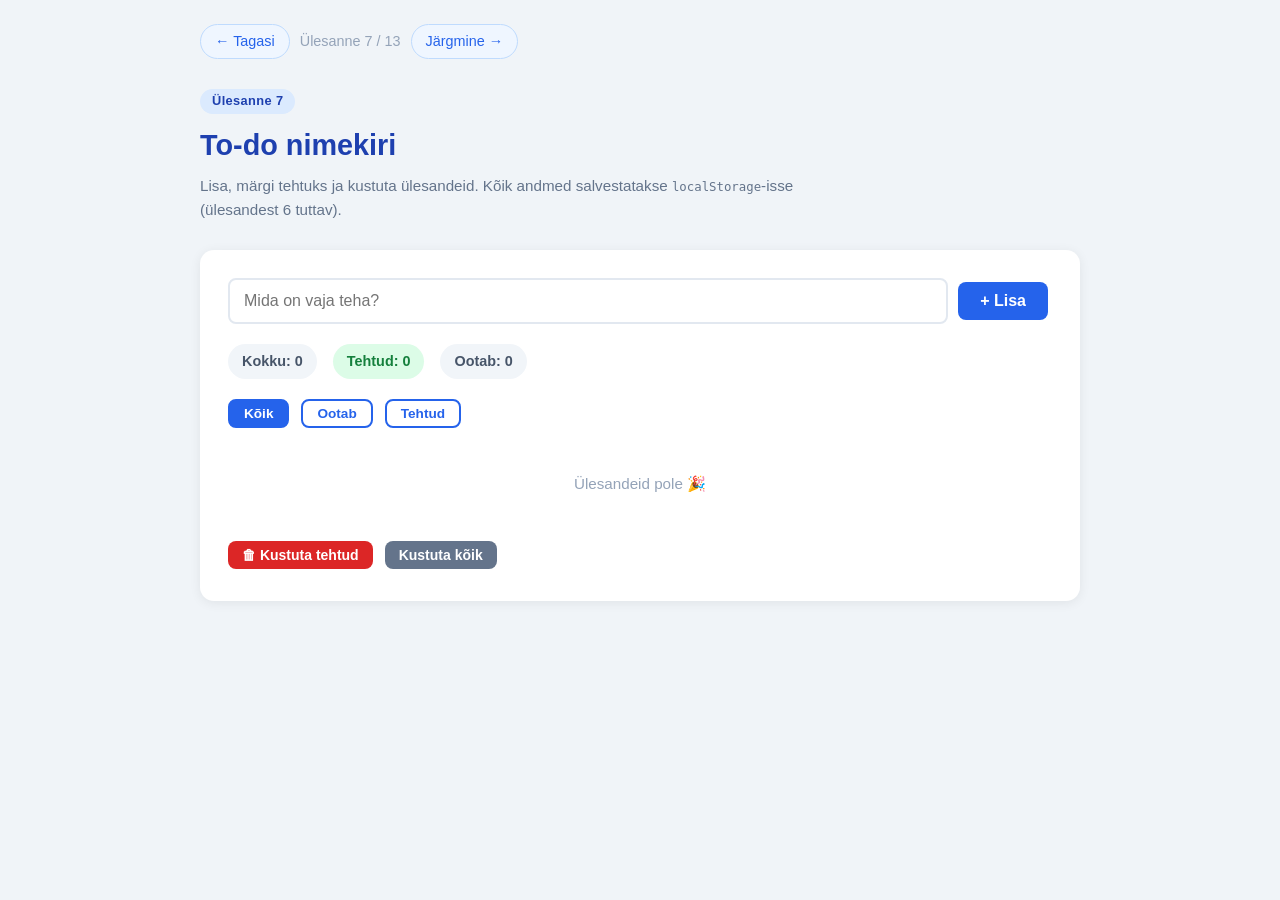
<file: 07-todo.html>
<!DOCTYPE html>
<html lang="et">
<head>
    <meta charset="UTF-8">
    <meta name="viewport" content="width=device-width, initial-scale=1.0">
    <title>Ülesanne 7 – To-do nimekiri</title>
    <link rel="stylesheet" href="style.css">
    <style>
        .todo-item {
            display: flex;
            align-items: center;
            gap: 12px;
            padding: 12px 0;
            border-bottom: 1px solid #e2e8f0;
            transition: background 0.15s;
        }

        .todo-item:last-child { border-bottom: none; }

        .todo-item input[type="checkbox"] {
            width: 20px;
            height: 20px;
            min-width: 20px;
            cursor: pointer;
            accent-color: #16a34a;
        }

        .todo-tekst {
            flex: 1;
            font-size: 1em;
            transition: all 0.2s;
        }

        .todo-tekst.tehtud {
            text-decoration: line-through;
            color: #94a3b8;
        }

        .todo-item .btn-kustuta {
            background: none;
            border: none;
            color: #94a3b8;
            cursor: pointer;
            font-size: 1.2em;
            padding: 4px 8px;
            border-radius: 6px;
            transition: all 0.15s;
            line-height: 1;
        }

        .todo-item .btn-kustuta:hover {
            background: #fee2e2;
            color: #dc2626;
        }

        .lisa-rida {
            display: flex;
            gap: 10px;
            margin-bottom: 20px;
        }

        .lisa-rida input {
            flex: 1;
        }

        .statistika {
            display: flex;
            gap: 16px;
            margin-bottom: 16px;
            font-size: 0.9em;
        }

        .stat {
            background: #f1f5f9;
            padding: 6px 14px;
            border-radius: 20px;
            color: #475569;
            font-weight: 600;
        }

        .stat.tehtud-stat { background: #dcfce7; color: #15803d; }

        .filter-nupud {
            display: flex;
            gap: 8px;
            margin-bottom: 16px;
        }

        .filter-nupud button {
            font-size: 0.85em;
            padding: 5px 14px;
        }

        .filter-nupud button.aktiivne {
            background: #2563eb;
            color: white;
        }

        #ülesandedNimekiri {
            min-height: 60px;
        }

        .tühi-olek {
            text-align: center;
            color: #94a3b8;
            padding: 24px 0;
            font-size: 0.95em;
        }
    </style>
</head>
<body>
<div class="container">

    <nav class="nav">
        <a href="index.html">← Tagasi</a>
        <span>Ülesanne 7 / 13</span>
        <a href="08-json-andmed.html">Järgmine →</a>
    </nav>

    <span class="badge">Ülesanne 7</span>
    <h1>To-do nimekiri</h1>
    <p class="subtitle">
        Lisa, märgi tehtuks ja kustuta ülesandeid. Kõik andmed salvestatakse
        <code>localStorage</code>-isse (ülesandest 6 tuttav).
    </p>

    <div class="card">
        <!-- Lisa ülesanne -->
        <div class="lisa-rida">
            <input type="text" id="uusÜlesanne" placeholder="Mida on vaja teha?" maxlength="200">
            <button class="btn btn-primary" onclick="lisaÜlesanne()">+ Lisa</button>
        </div>

        <!-- Statistika -->
        <div class="statistika">
            <span class="stat" id="kokkuStat">Kokku: 0</span>
            <span class="stat tehtud-stat" id="tehtuStat">Tehtud: 0</span>
            <span class="stat" id="ootabStat">Ootab: 0</span>
        </div>

        <!-- Filter -->
        <div class="filter-nupud">
            <button class="btn btn-outline btn-sm aktiivne" onclick="muudaFilter('kõik', this)">Kõik</button>
            <button class="btn btn-outline btn-sm" onclick="muudaFilter('ootab', this)">Ootab</button>
            <button class="btn btn-outline btn-sm" onclick="muudaFilter('tehtud', this)">Tehtud</button>
        </div>

        <!-- Ülesannete nimekiri -->
        <div id="ülesandedNimekiri"></div>

        <!-- Alumised nupud -->
        <div style="margin-top:16px; display:flex; gap:8px; flex-wrap:wrap">
            <button class="btn btn-danger btn-sm" onclick="kustutaTehtud()">🗑 Kustuta tehtud</button>
            <button class="btn btn-secondary btn-sm" onclick="kustutaKõik()">Kustuta kõik</button>
        </div>
    </div>

</div>

<script>
    // ── Ülesanne 7: massiivid, objektid, DOM-elementide loomine, localStorage ──

    // Andmestruktuur: massiiv objektidest
    // Iga objekt esindab üht ülesannet
    let ülesanded = [];
    let filter = 'kõik';
    let järjekorraNumber = 0;

    function lisaÜlesanne() {
        const sisend = document.querySelector('#uusÜlesanne');
        const tekst = sisend.value.trim();

        if (tekst === '') {
            sisend.focus();
            return;
        }

        // Loome uue ülesande objekti
        const uusÜlesanne = {
            id: ++järjekorraNumber,
            tekst: tekst,
            tehtud: false,
            lisatudAeg: new Date().toLocaleString('et-EE')
        };

        ülesanded.push(uusÜlesanne); // push lisab massiivi lõppu
        sisend.value = '';
        sisend.focus();

        salvesta();
        kuva();
    }

    function märgiTehtud(id) {
        // Otsime ülesande id järgi (find tagastab esimese sobiva elemendi)
        const ülesanne = ülesanded.find(u => u.id === id);
        if (ülesanne) {
            ülesanne.tehtud = !ülesanne.tehtud; // Vahetame true ↔ false
        }
        salvesta();
        kuva();
    }

    function kustutaÜlesanne(id) {
        // filter() tagastab uue massiivi, kus ei ole selle id-ga elementi
        ülesanded = ülesanded.filter(u => u.id !== id);
        salvesta();
        kuva();
    }

    function kustutaTehtud() {
        ülesanded = ülesanded.filter(u => !u.tehtud);
        salvesta();
        kuva();
    }

    function kustutaKõik() {
        if (ülesanded.length === 0) return;
        if (confirm('Kustutad kõik ülesanded?')) {
            ülesanded = [];
            salvesta();
            kuva();
        }
    }

    function muudaFilter(uusFilter, nupp) {
        filter = uusFilter;
        document.querySelectorAll('.filter-nupud button').forEach(b => b.classList.remove('aktiivne'));
        nupp.classList.add('aktiivne');
        kuva();
    }

    function kuva() {
        const konteiner = document.querySelector('#ülesandedNimekiri');
        konteiner.innerHTML = '';

        // Filtreerime massiivi (ülesandest 11 kasutatakse seda rohkem)
        let näidatavad = ülesanded;
        if (filter === 'tehtud') {
            näidatavad = ülesanded.filter(u => u.tehtud);
        } else if (filter === 'ootab') {
            näidatavad = ülesanded.filter(u => !u.tehtud);
        }

        if (näidatavad.length === 0) {
            konteiner.innerHTML = '<div class="tühi-olek">Ülesandeid pole 🎉</div>';
        } else {
            näidatavad.forEach(function (ü) {
                const div = document.createElement('div');
                div.className = 'todo-item';

                const checkbox = document.createElement('input');
                checkbox.type = 'checkbox';
                checkbox.checked = ü.tehtud;
                checkbox.addEventListener('change', () => märgiTehtud(ü.id));

                const span = document.createElement('span');
                span.className = 'todo-tekst' + (ü.tehtud ? ' tehtud' : '');
                span.textContent = ü.tekst;
                span.title = 'Lisatud: ' + ü.lisatudAeg;

                const kustutaNupp = document.createElement('button');
                kustutaNupp.className = 'btn-kustuta';
                kustutaNupp.textContent = '✕';
                kustutaNupp.title = 'Kustuta';
                kustutaNupp.addEventListener('click', () => kustutaÜlesanne(ü.id));

                div.appendChild(checkbox);
                div.appendChild(span);
                div.appendChild(kustutaNupp);
                konteiner.appendChild(div);
            });
        }

        // Uuendame statistikat
        const kokku = ülesanded.length;
        const tehtud = ülesanded.filter(u => u.tehtud).length;
        document.querySelector('#kokkuStat').textContent  = 'Kokku: ' + kokku;
        document.querySelector('#tehtuStat').textContent  = 'Tehtud: ' + tehtud;
        document.querySelector('#ootabStat').textContent  = 'Ootab: ' + (kokku - tehtud);
    }

    function salvesta() {
        localStorage.setItem('todoÜlesanded', JSON.stringify(ülesanded));
        localStorage.setItem('todoJärjekorraNumber', järjekorraNumber.toString());
    }

    function laadAndmed() {
        const salvestatud = localStorage.getItem('todoÜlesanded');
        if (salvestatud) {
            ülesanded = JSON.parse(salvestatud);
        }
        const salvestatudNumber = localStorage.getItem('todoJärjekorraNumber');
        if (salvestatudNumber) {
            järjekorraNumber = Number(salvestatudNumber);
        }
    }

    // Enter-klahv lisab ülesande
    document.querySelector('#uusÜlesanne').addEventListener('keypress', function (e) {
        if (e.key === 'Enter') lisaÜlesanne();
    });

    // Algseadistus
    laadAndmed();
    kuva();
</script>
</body>
</html>
</file>
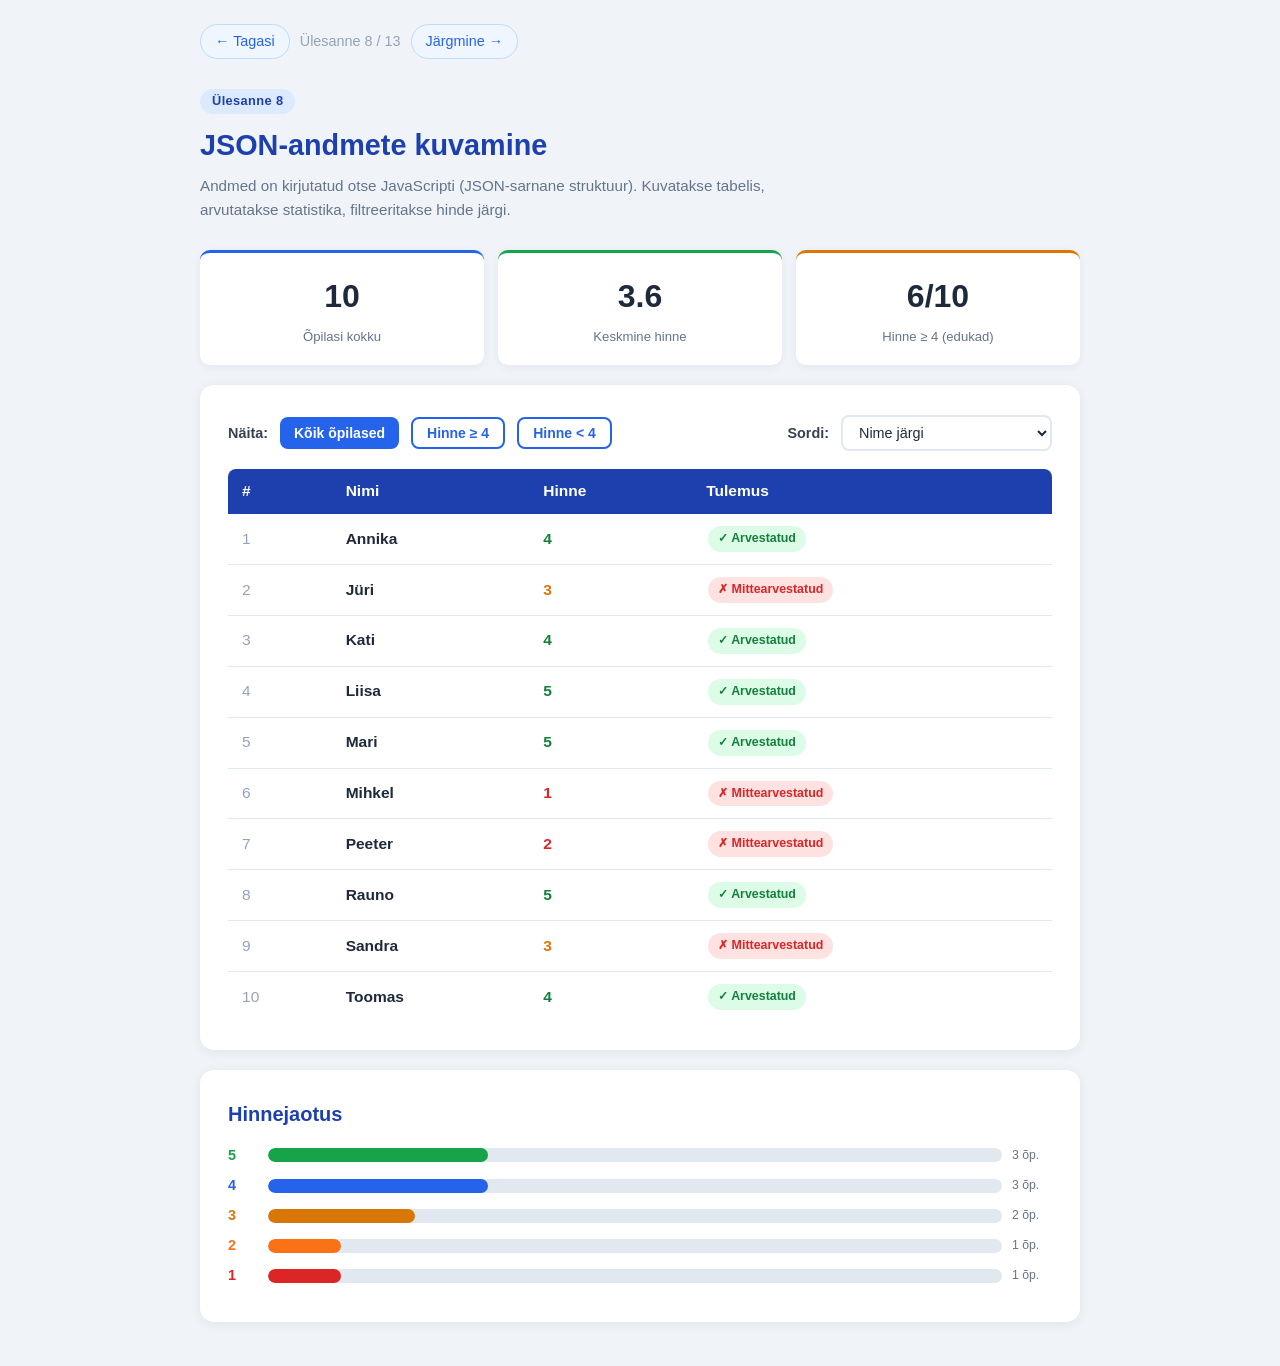
<file: 08-json-andmed.html>
<!DOCTYPE html>
<html lang="et">
<head>
    <meta charset="UTF-8">
    <meta name="viewport" content="width=device-width, initial-scale=1.0">
    <title>Ülesanne 8 – JSON-andmete kuvamine</title>
    <link rel="stylesheet" href="style.css">
    <style>
        .statistika-kaardid {
            display: grid;
            grid-template-columns: repeat(3, 1fr);
            gap: 14px;
            margin-bottom: 20px;
        }

        @media (max-width: 560px) {
            .statistika-kaardid { grid-template-columns: 1fr; }
        }

        .stat-kaart {
            background: white;
            border-radius: 10px;
            padding: 18px;
            text-align: center;
            box-shadow: 0 2px 8px rgba(0,0,0,0.06);
            border-top: 3px solid #2563eb;
        }

        .stat-kaart.roheline { border-top-color: #16a34a; }
        .stat-kaart.kollane  { border-top-color: #d97706; }

        .stat-number {
            font-size: 2em;
            font-weight: 700;
            color: #1e293b;
        }

        .stat-label {
            font-size: 0.82em;
            color: #64748b;
            margin-top: 4px;
        }

        .hinne-ribad {
            margin-top: 8px;
        }

        .hinne-rida {
            display: flex;
            align-items: center;
            gap: 10px;
            margin-bottom: 7px;
            font-size: 0.9em;
        }

        .hinne-riba {
            flex: 1;
            height: 14px;
            background: #e2e8f0;
            border-radius: 7px;
            overflow: hidden;
        }

        .hinne-täidis {
            height: 100%;
            border-radius: 7px;
            background: #2563eb;
            transition: width 0.6s ease;
        }
    </style>
</head>
<body>
<div class="container">

    <nav class="nav">
        <a href="index.html">← Tagasi</a>
        <span>Ülesanne 8 / 13</span>
        <a href="09-ilm.html">Järgmine →</a>
    </nav>

    <span class="badge">Ülesanne 8</span>
    <h1>JSON-andmete kuvamine</h1>
    <p class="subtitle">
        Andmed on kirjutatud otse JavaScripti (JSON-sarnane struktuur).
        Kuvatakse tabelis, arvutatakse statistika, filtreeritakse hinde järgi.
    </p>

    <!-- Statistika -->
    <div class="statistika-kaardid">
        <div class="stat-kaart">
            <div class="stat-number" id="statKokku">–</div>
            <div class="stat-label">Õpilasi kokku</div>
        </div>
        <div class="stat-kaart roheline">
            <div class="stat-number" id="statKeskmine">–</div>
            <div class="stat-label">Keskmine hinne</div>
        </div>
        <div class="stat-kaart kollane">
            <div class="stat-number" id="statEdu">–</div>
            <div class="stat-label">Hinne ≥ 4 (edukad)</div>
        </div>
    </div>

    <!-- Filtreerimine ja sortimine -->
    <div class="card">
        <div style="display:flex; gap:12px; flex-wrap:wrap; align-items:center; margin-bottom:16px">
            <label style="margin:0; font-size:0.9em">Näita:</label>
            <div style="display:flex; gap:8px; flex-wrap:wrap">
                <button class="btn btn-sm btn-primary" onclick="kuvaFilter('kõik', this)">Kõik õpilased</button>
                <button class="btn btn-sm btn-outline" onclick="kuvaFilter('edu', this)">Hinne ≥ 4</button>
                <button class="btn btn-sm btn-outline" onclick="kuvaFilter('mitte', this)">Hinne &lt; 4</button>
            </div>
            <label style="margin:0; font-size:0.9em; margin-left:auto">Sordi:</label>
            <select id="sortValik" onchange="uuenda()" style="width:auto; padding:7px 12px; font-size:0.9em">
                <option value="nimi">Nime järgi</option>
                <option value="hinne-kasvav">Hinde järgi (väiksem ees)</option>
                <option value="hinne-kahanev">Hinde järgi (suurem ees)</option>
            </select>
        </div>

        <table id="tabel">
            <thead>
                <tr>
                    <th>#</th>
                    <th>Nimi</th>
                    <th>Hinne</th>
                    <th>Tulemus</th>
                </tr>
            </thead>
            <tbody id="tabelKeha"></tbody>
        </table>
    </div>

    <!-- Hinnejaotus -->
    <div class="card">
        <h2>Hinnejaotus</h2>
        <div class="hinne-ribad" id="hinneRibad"></div>
    </div>

</div>

<script>
    // ── Ülesanne 8: JSON-andmed, massiivid, objektid, tabeli genereerimine ──
    // Sama andmestruktuur, mida kasutatakse ülesannetes 9–13.

    const õpilased = [
        { nimi: "Mari",    hinne: 5 },
        { nimi: "Jüri",    hinne: 3 },
        { nimi: "Kati",    hinne: 4 },
        { nimi: "Peeter",  hinne: 2 },
        { nimi: "Liisa",   hinne: 5 },
        { nimi: "Toomas",  hinne: 4 },
        { nimi: "Sandra",  hinne: 3 },
        { nimi: "Rauno",   hinne: 5 },
        { nimi: "Annika",  hinne: 4 },
        { nimi: "Mihkel",  hinne: 1 }
    ];

    let aktiivneFilter = 'kõik';

    function uuenda() {
        // 1. Filtreerime
        let andmed = [...õpilased]; // Levitame massiivi, et mitte originaali muuta

        if (aktiivneFilter === 'edu') {
            andmed = andmed.filter(o => o.hinne >= 4);
        } else if (aktiivneFilter === 'mitte') {
            andmed = andmed.filter(o => o.hinne < 4);
        }

        // 2. Sordime
        const sortValik = document.querySelector('#sortValik').value;
        if (sortValik === 'nimi') {
            andmed.sort((a, b) => a.nimi.localeCompare(b.nimi, 'et'));
        } else if (sortValik === 'hinne-kasvav') {
            andmed.sort((a, b) => a.hinne - b.hinne);
        } else if (sortValik === 'hinne-kahanev') {
            andmed.sort((a, b) => b.hinne - a.hinne);
        }

        // 3. Kuvame tabeli
        kuvaTabeli(andmed);
        kuvaStatistika();
        kuvaHinneRibad();
    }

    function kuvaTabeli(andmed) {
        const keha = document.querySelector('#tabelKeha');
        keha.innerHTML = '';

        if (andmed.length === 0) {
            keha.innerHTML = '<tr><td colspan="4" style="text-align:center; color:#94a3b8">Kriteeriume vastavaid õpilasi pole</td></tr>';
            return;
        }

        andmed.forEach(function (õpilane, indeks) {
            const tr = document.createElement('tr');

            const edukas = õpilane.hinne >= 4;
            const tulemus = edukas ? '✓ Arvestatud' : '✗ Mittearvestatud';
            const tulemustag = edukas
                ? '<span class="tag tag-green">' + tulemus + '</span>'
                : '<span class="tag tag-red">' + tulemus + '</span>';

            // Hindele lisame visuaalse värvi
            const hinneVärv = õpilane.hinne >= 4 ? '#15803d' : (õpilane.hinne === 3 ? '#d97706' : '#dc2626');

            tr.innerHTML =
                '<td style="color:#94a3b8">' + (indeks + 1) + '</td>' +
                '<td><strong>' + õpilane.nimi + '</strong></td>' +
                '<td><span style="font-weight:700; color:' + hinneVärv + '">' + õpilane.hinne + '</span></td>' +
                '<td>' + tulemustag + '</td>';

            keha.appendChild(tr);
        });
    }

    function kuvaStatistika() {
        const kokku = õpilased.length;

        // reduce() summeerib kõik hinded kokku
        const hinneteSum = õpilased.reduce((summa, o) => summa + o.hinne, 0);
        const keskmine = (hinneteSum / kokku).toFixed(1); // toFixed(1) – 1 kümnendkoht

        const edukad = õpilased.filter(o => o.hinne >= 4).length;

        document.querySelector('#statKokku').textContent = kokku;
        document.querySelector('#statKeskmine').textContent = keskmine;
        document.querySelector('#statEdu').textContent = edukad + '/' + kokku;
    }

    function kuvaHinneRibad() {
        const kontainer = document.querySelector('#hinneRibad');
        kontainer.innerHTML = '';

        // Loendame iga hinde esinemiste arvu
        for (let h = 5; h >= 1; h--) {
            const arv = õpilased.filter(o => o.hinne === h).length;
            const protsent = (arv / õpilased.length) * 100;
            const värvid = { 5: '#16a34a', 4: '#2563eb', 3: '#d97706', 2: '#f97316', 1: '#dc2626' };

            const rida = document.createElement('div');
            rida.className = 'hinne-rida';
            rida.innerHTML =
                '<span style="width:30px; font-weight:700; color:' + värvid[h] + '">' + h + '</span>' +
                '<div class="hinne-riba"><div class="hinne-täidis" style="width:' + protsent + '%; background:' + värvid[h] + '"></div></div>' +
                '<span style="width:40px; font-size:0.85em; color:#64748b">' + arv + ' õp.</span>';

            kontainer.appendChild(rida);
        }
    }

    function kuvaFilter(filter, nupp) {
        aktiivneFilter = filter;
        document.querySelectorAll('[onclick^="kuvaFilter"]').forEach(b => {
            b.className = 'btn btn-sm btn-outline';
        });
        nupp.className = 'btn btn-sm btn-primary';
        uuenda();
    }

    uuenda();
</script>
</body>
</html>
</file>
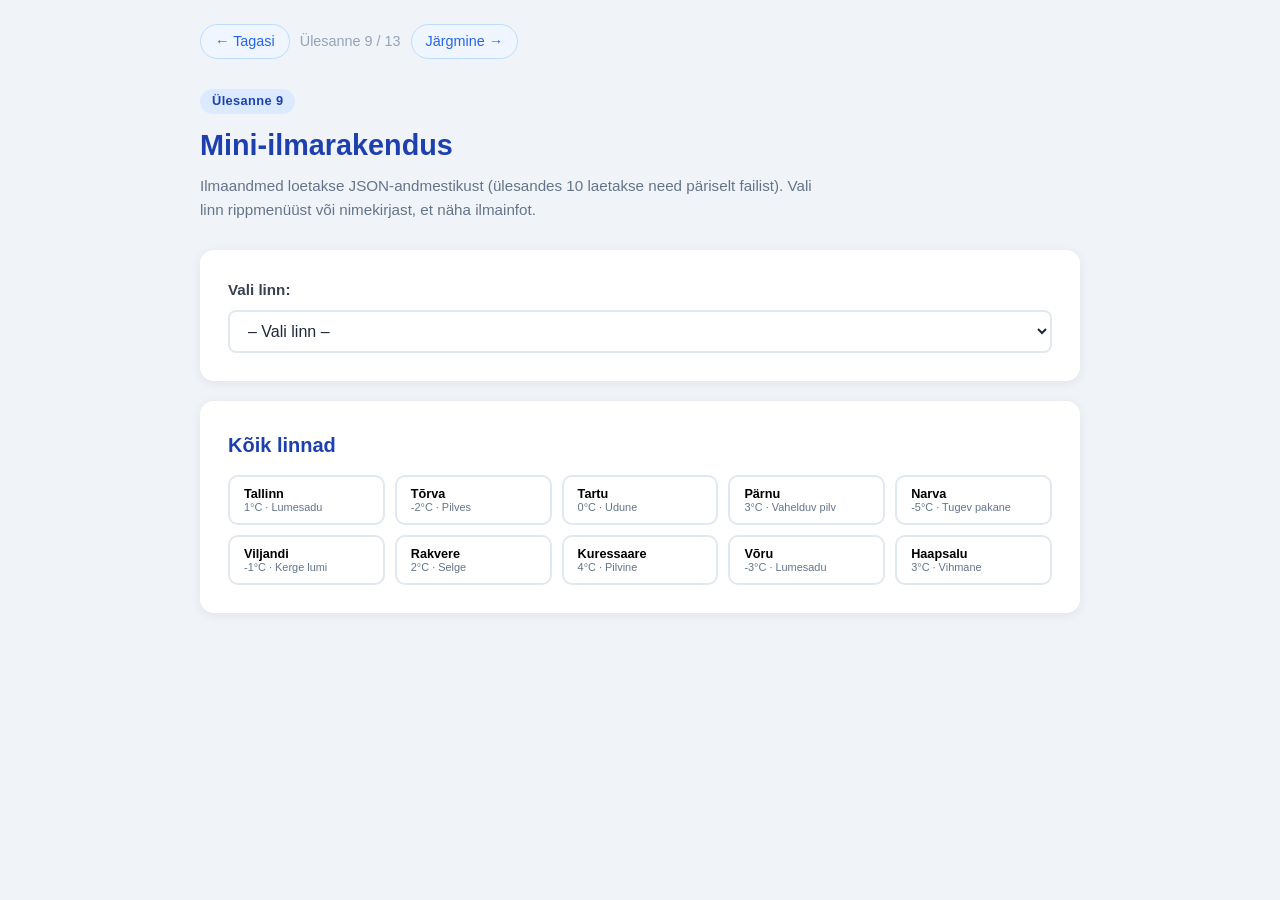
<file: 09-ilm.html>
<!DOCTYPE html>
<html lang="et">
<head>
    <meta charset="UTF-8">
    <meta name="viewport" content="width=device-width, initial-scale=1.0">
    <title>Ülesanne 9 – Mini-ilmarakendus</title>
    <link rel="stylesheet" href="style.css">
    <style>
        .ilm-kaart {
            text-align: center;
            padding: 32px 24px;
            background: linear-gradient(135deg, #1e40af, #3b82f6);
            color: white;
            border-radius: 16px;
            margin-bottom: 20px;
        }

        .ilm-kaart h2 { color: white; font-size: 1.8em; margin-bottom: 4px; }
        .ilm-kaart .riik { opacity: 0.8; font-size: 0.9em; margin-bottom: 20px; }

        .ilm-ikoon { font-size: 4em; margin: 12px 0; }

        .temperatuur {
            font-size: 3.5em;
            font-weight: 700;
            margin: 8px 0;
        }

        .seisund {
            font-size: 1.2em;
            opacity: 0.95;
        }

        .ilm-detailid {
            display: grid;
            grid-template-columns: repeat(3, 1fr);
            gap: 12px;
            margin-top: 20px;
        }

        .detail {
            background: rgba(255,255,255,0.15);
            border-radius: 10px;
            padding: 12px;
        }

        .detail-väärtus { font-size: 1.1em; font-weight: 700; }
        .detail-silt    { font-size: 0.78em; opacity: 0.8; margin-top: 3px; }

        .linnad-nimekiri {
            display: grid;
            grid-template-columns: repeat(auto-fill, minmax(150px, 1fr));
            gap: 10px;
        }

        .linn-nupp {
            padding: 10px 14px;
            border: 2px solid #e2e8f0;
            border-radius: 10px;
            background: white;
            cursor: pointer;
            text-align: left;
            transition: all 0.2s;
            font-family: inherit;
        }

        .linn-nupp:hover {
            border-color: #2563eb;
            background: #eff6ff;
        }

        .linn-nupp.aktiivne {
            border-color: #2563eb;
            background: #dbeafe;
        }

        .linn-nimi { font-weight: 600; font-size: 0.95em; }
        .linn-temp { font-size: 0.82em; color: #64748b; }

        /* Temperatuuri gradient taustas */
        .külm    { background: linear-gradient(135deg, #1e3a5f, #2563eb); }
        .jahe    { background: linear-gradient(135deg, #0369a1, #0ea5e9); }
        .soe     { background: linear-gradient(135deg, #15803d, #22c55e); }
        .palav   { background: linear-gradient(135deg, #d97706, #f59e0b); }
        .kuum    { background: linear-gradient(135deg, #b91c1c, #ef4444); }
    </style>
</head>
<body>
<div class="container">

    <nav class="nav">
        <a href="index.html">← Tagasi</a>
        <span>Ülesanne 9 / 13</span>
        <a href="10-ajax.html">Järgmine →</a>
    </nav>

    <span class="badge">Ülesanne 9</span>
    <h1>Mini-ilmarakendus</h1>
    <p class="subtitle">
        Ilmaandmed loetakse JSON-andmestikust (ülesandes 10 laetakse need päriselt failist).
        Vali linn rippmenüüst või nimekirjast, et näha ilmainfot.
    </p>

    <!-- Linna valik -->
    <div class="card">
        <div class="form-group" style="margin-bottom:0">
            <label for="linnaValik">Vali linn:</label>
            <select id="linnaValik" onchange="näitaIlm()">
                <option value="">– Vali linn –</option>
            </select>
        </div>
    </div>

    <!-- Ilmakaart (peidetud alguses) -->
    <div id="ilmaKaart" class="ilm-kaart" style="display:none">
        <h2 id="ilmLinn"></h2>
        <div class="riik" id="ilmMaakond"></div>
        <div class="ilm-ikoon" id="ilmIkoon"></div>
        <div class="temperatuur" id="ilmTemp"></div>
        <div class="seisund" id="ilmSeisund"></div>
        <div class="ilm-detailid">
            <div class="detail">
                <div class="detail-väärtus" id="ilmNiiskus"></div>
                <div class="detail-silt">Niiskus</div>
            </div>
            <div class="detail">
                <div class="detail-väärtus" id="ilmTuul"></div>
                <div class="detail-silt">Tuul</div>
            </div>
            <div class="detail">
                <div class="detail-väärtus" id="ilmTunne"></div>
                <div class="detail-silt">Tuntav temp.</div>
            </div>
        </div>
    </div>

    <!-- Kõik linnad -->
    <div class="card">
        <h2>Kõik linnad</h2>
        <div class="linnad-nimekiri" id="linnadNimekiri"></div>
    </div>

</div>

<script>
    // ── Ülesanne 9: JSON-andmed, valikukast, andmete filtreerimine ──
    // Ülesandes 10 laetakse sarnased andmed fetch()-iga välisest failist.

    const ilmaAndmed = [
        { linn: "Tallinn",    maakond: "Harjumaa",   temperatuur: 1,  seisund: "Lumesadu",    niiskus: 88, tuul: "NE 12 km/h", tuntavTemp: -4  },
        { linn: "Tõrva",      maakond: "Valgamaa",   temperatuur: -2, seisund: "Pilves",      niiskus: 82, tuul: "E 8 km/h",   tuntavTemp: -7  },
        { linn: "Tartu",      maakond: "Tartumaa",   temperatuur: 0,  seisund: "Udune",       niiskus: 91, tuul: "SW 5 km/h",  tuntavTemp: -3  },
        { linn: "Pärnu",      maakond: "Pärnumaa",   temperatuur: 3,  seisund: "Vahelduv pilv", niiskus: 75, tuul: "W 15 km/h", tuntavTemp: -1 },
        { linn: "Narva",      maakond: "Ida-Virumaa", temperatuur: -5, seisund: "Tugev pakane", niiskus: 70, tuul: "N 20 km/h", tuntavTemp: -12 },
        { linn: "Viljandi",   maakond: "Viljandimaa", temperatuur: -1, seisund: "Kerge lumi", niiskus: 85, tuul: "NW 7 km/h",  tuntavTemp: -5  },
        { linn: "Rakvere",    maakond: "Lääne-Virumaa", temperatuur: 2, seisund: "Selge",   niiskus: 65, tuul: "S 10 km/h",   tuntavTemp: 0   },
        { linn: "Kuressaare", maakond: "Saaremaa",   temperatuur: 4,  seisund: "Pilvine",     niiskus: 80, tuul: "SW 22 km/h", tuntavTemp: 0  },
        { linn: "Võru",       maakond: "Võrumaa",    temperatuur: -3, seisund: "Lumesadu",    niiskus: 90, tuul: "E 6 km/h",   tuntavTemp: -8  },
        { linn: "Haapsalu",   maakond: "Läänemaaa",  temperatuur: 3,  seisund: "Vihmane",     niiskus: 87, tuul: "W 18 km/h",  tuntavTemp: -1  }
    ];

    // Ilmastiku ikoonide kaardistamine
    function ilmaIkoon(seisund) {
        const s = seisund.toLowerCase();
        if (s.includes('lumi') || s.includes('lume'))  return '❄️';
        if (s.includes('vihm'))                         return '🌧️';
        if (s.includes('selge'))                        return '☀️';
        if (s.includes('pakane'))                       return '🥶';
        if (s.includes('udu'))                          return '🌫️';
        if (s.includes('pilv'))                         return '⛅';
        return '🌤️';
    }

    // Temperatuuri põhjal taustaklass
    function temperatuuriKlass(t) {
        if (t <= -5)  return 'külm';
        if (t <= 0)   return 'jahe';
        if (t <= 12)  return 'soe';
        if (t <= 25)  return 'palav';
        return 'kuum';
    }

    function täidaRippmenüü() {
        const valik = document.querySelector('#linnaValik');
        ilmaAndmed.forEach(function (andmed) {
            const option = document.createElement('option');
            option.value = andmed.linn;
            option.textContent = andmed.linn + ' (' + andmed.temperatuur + '°C)';
            valik.appendChild(option);
        });
    }

    function ehitaLinnadNimekiri() {
        const kontainer = document.querySelector('#linnadNimekiri');
        ilmaAndmed.forEach(function (andmed) {
            const nupp = document.createElement('button');
            nupp.className = 'linn-nupp';
            nupp.dataset.linn = andmed.linn;
            nupp.innerHTML =
                '<div class="linn-nimi">' + andmed.linn + '</div>' +
                '<div class="linn-temp">' + andmed.temperatuur + '°C · ' + andmed.seisund + '</div>';
            nupp.addEventListener('click', function () {
                document.querySelector('#linnaValik').value = andmed.linn;
                näitaIlm();
            });
            kontainer.appendChild(nupp);
        });
    }

    function näitaIlm() {
        const valitudLinn = document.querySelector('#linnaValik').value;
        const kaart = document.querySelector('#ilmaKaart');

        if (!valitudLinn) {
            kaart.style.display = 'none';
            return;
        }

        // Otsime andmed massiivi filtreerimisel (find tagastab ühe objekti)
        const andmed = ilmaAndmed.find(a => a.linn === valitudLinn);
        if (!andmed) return;

        // Täidame kaardi andmetega
        document.querySelector('#ilmLinn').textContent    = andmed.linn;
        document.querySelector('#ilmMaakond').textContent = andmed.maakond;
        document.querySelector('#ilmIkoon').textContent   = ilmaIkoon(andmed.seisund);
        document.querySelector('#ilmTemp').textContent    = andmed.temperatuur + '°C';
        document.querySelector('#ilmSeisund').textContent = andmed.seisund;
        document.querySelector('#ilmNiiskus').textContent = andmed.niiskus + '%';
        document.querySelector('#ilmTuul').textContent    = andmed.tuul;
        document.querySelector('#ilmTunne').textContent   = andmed.tuntavTemp + '°C';

        // Muudame tausta temperatuuri järgi
        kaart.className = 'ilm-kaart ' + temperatuuriKlass(andmed.temperatuur);
        kaart.style.display = 'block';

        // Märgime aktiivse linna nupud
        document.querySelectorAll('.linn-nupp').forEach(function (nupp) {
            nupp.classList.toggle('aktiivne', nupp.dataset.linn === valitudLinn);
        });
    }

    täidaRippmenüü();
    ehitaLinnadNimekiri();
</script>
</body>
</html>
</file>
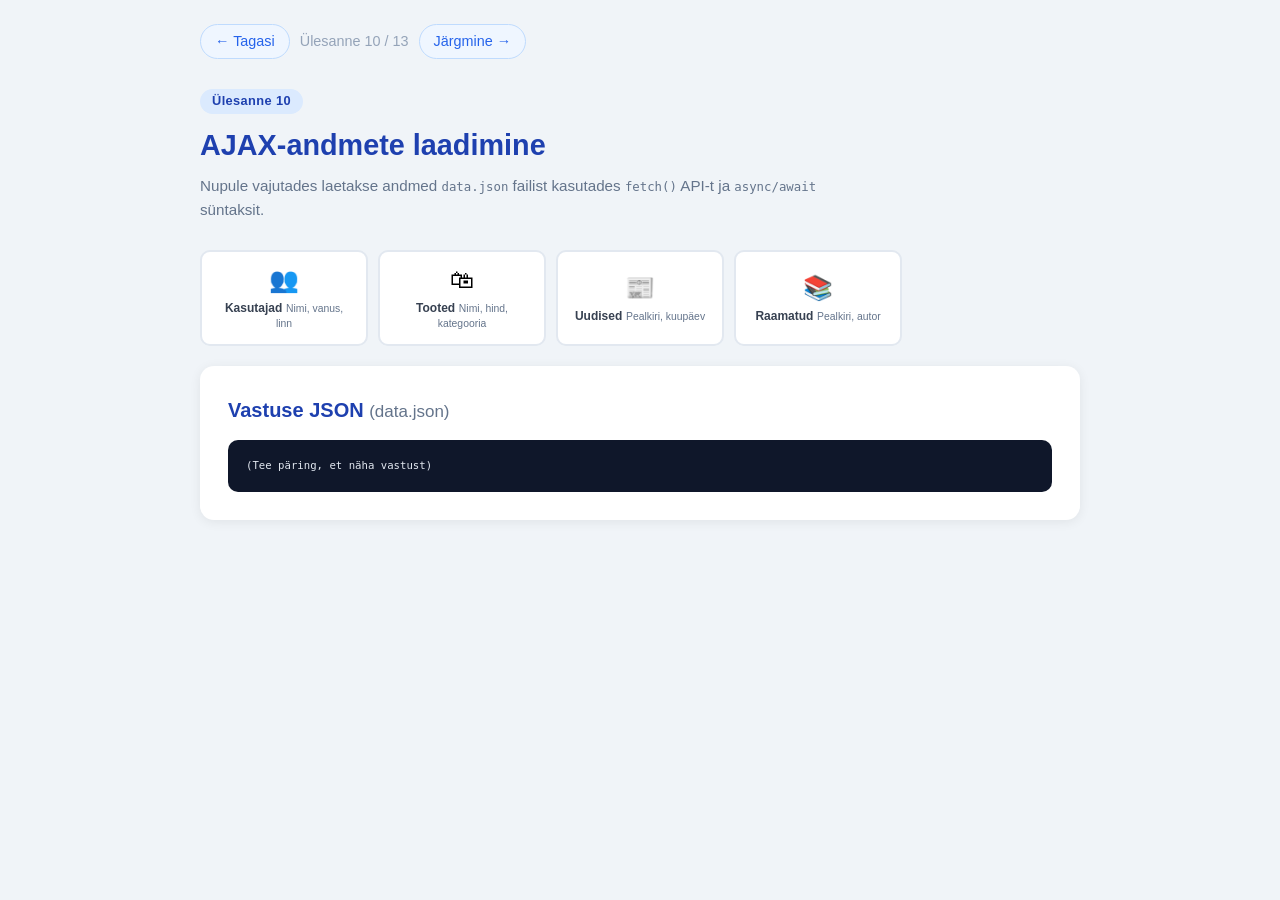
<file: 10-ajax.html>
<!DOCTYPE html>
<html lang="et">
<head>
    <meta charset="UTF-8">
    <meta name="viewport" content="width=device-width, initial-scale=1.0">
    <title>Ülesanne 10 – AJAX-andmete laadimine</title>
    <link rel="stylesheet" href="style.css">
    <style>
        .andme-nupud {
            display: grid;
            grid-template-columns: repeat(auto-fill, minmax(160px, 1fr));
            gap: 10px;
            margin-bottom: 20px;
        }

        .andme-nupp {
            padding: 14px 16px;
            border: 2px solid #e2e8f0;
            border-radius: 10px;
            background: white;
            cursor: pointer;
            text-align: center;
            transition: all 0.2s;
            font-family: inherit;
        }

        .andme-nupp:hover {
            border-color: #2563eb;
            background: #eff6ff;
        }

        .andme-nupp.aktiivne {
            border-color: #2563eb;
            background: #dbeafe;
        }

        .andme-nupp .nupp-ikoon { font-size: 1.8em; display: block; margin-bottom: 6px; }
        .andme-nupp .nupp-tekst { font-weight: 600; font-size: 0.9em; color: #374151; }
        .andme-nupp .nupp-kirje { font-size: 0.78em; color: #64748b; margin-top: 3px; }

        .laadimine {
            display: flex;
            align-items: center;
            gap: 12px;
            padding: 20px;
            color: #64748b;
            font-size: 0.95em;
        }

        .spinner {
            width: 24px;
            height: 24px;
            border: 3px solid #e2e8f0;
            border-top-color: #2563eb;
            border-radius: 50%;
            animation: spin 0.8s linear infinite;
        }

        @keyframes spin { to { transform: rotate(360deg); } }

        .info-päis {
            display: flex;
            align-items: center;
            justify-content: space-between;
            margin-bottom: 14px;
        }

        .server-märkus {
            background: #fef3c7;
            border: 2px solid #fde68a;
            border-radius: 10px;
            padding: 14px 18px;
            margin-bottom: 20px;
            font-size: 0.88em;
            color: #92400e;
        }

        .server-märkus code {
            background: rgba(0,0,0,0.08);
            padding: 1px 6px;
            border-radius: 4px;
            font-family: 'Consolas', monospace;
        }
    </style>
</head>
<body>
<div class="container">

    <nav class="nav">
        <a href="index.html">← Tagasi</a>
        <span>Ülesanne 10 / 13</span>
        <a href="11-otsing.html">Järgmine →</a>
    </nav>

    <span class="badge">Ülesanne 10</span>
    <h1>AJAX-andmete laadimine</h1>
    <p class="subtitle">
        Nupule vajutades laetakse andmed <code>data.json</code> failist kasutades
        <code>fetch()</code> API-t ja <code>async/await</code> süntaksit.
    </p>

    <div class="server-märkus" id="serverMärkus" style="display:none">
        <strong>⚠ Kohalik avamine:</strong> <code>fetch()</code> ei tööta otse <code>file://</code> protokolliga.
        Kasuta VS Code <strong>Live Server</strong> laiendust või käivita terminalis:
        <code>python3 -m http.server 8000</code>
    </div>

    <!-- Andmete tüübi valik -->
    <div class="andme-nupud">
        <button class="andme-nupp" onclick="laadAndmed('kasutajad', this)">
            <span class="nupp-ikoon">👥</span>
            <span class="nupp-tekst">Kasutajad</span>
            <span class="nupp-kirje">Nimi, vanus, linn</span>
        </button>
        <button class="andme-nupp" onclick="laadAndmed('tooted', this)">
            <span class="nupp-ikoon">🛍</span>
            <span class="nupp-tekst">Tooted</span>
            <span class="nupp-kirje">Nimi, hind, kategooria</span>
        </button>
        <button class="andme-nupp" onclick="laadAndmed('uudised', this)">
            <span class="nupp-ikoon">📰</span>
            <span class="nupp-tekst">Uudised</span>
            <span class="nupp-kirje">Pealkiri, kuupäev</span>
        </button>
        <button class="andme-nupp" onclick="laadAndmed('raamatud', this)">
            <span class="nupp-ikoon">📚</span>
            <span class="nupp-tekst">Raamatud</span>
            <span class="nupp-kirje">Pealkiri, autor</span>
        </button>
    </div>

    <!-- Tulemuste kaart -->
    <div class="card" id="tulemused" style="display:none">
        <div class="info-päis">
            <h2 id="tulemustePealkiri"></h2>
            <span class="tag tag-blue" id="kirjeteArv"></span>
        </div>
        <div id="tulemusteSisu"></div>
    </div>

    <!-- JSON kood -->
    <div class="card">
        <h2>Vastuse JSON <span style="font-weight:400; font-size:0.85em; color:#64748b">(data.json)</span></h2>
        <pre id="jsonNäide" style="background:#0f172a; color:#e2e8f0; padding:18px; border-radius:10px; font-size:0.82em; overflow:auto; max-height:280px; line-height:1.5">(Tee päring, et näha vastust)</pre>
    </div>

</div>

<script>
    // ── Ülesanne 10: fetch(), async/await, asünkroonne andmete laadimine ──

    // Näita hoiatust ainult siis, kui avatakse otse failisüsteemist
    if (location.protocol === 'file:') {
        document.querySelector('#serverMärkus').style.display = 'block';
    }

    // async funktsioon võimaldab kasutada await
    async function laadAndmed(liik, nupp) {
        // Uuendame aktiivset nuppu
        document.querySelectorAll('.andme-nupp').forEach(b => b.classList.remove('aktiivne'));
        nupp.classList.add('aktiivne');

        const kaart   = document.querySelector('#tulemused');
        const sisu    = document.querySelector('#tulemusteSisu');

        // Näitame laadimisanimatsiooni
        kaart.style.display = 'block';
        sisu.innerHTML = '<div class="laadimine"><div class="spinner"></div><span>Laen andmeid…</span></div>';
        document.querySelector('#tulemustePealkiri').textContent = 'Laen…';
        document.querySelector('#kirjeteArv').textContent = '';

        try {
            // fetch() tagastab Promise – await ootab, kuni vastus saabub
            const vastus = await fetch('data.json');

            // Kontrollime, kas päring õnnestus (HTTP 200)
            if (!vastus.ok) {
                throw new Error('HTTP viga: ' + vastus.status);
            }

            // .json() loeb vastuse sisu ja teisendab JSON-iks
            const andmed = await vastus.json();

            // Kuvame JSON-i koodi kujul (JSON.stringify kujundab loetavaks)
            document.querySelector('#jsonNäide').textContent =
                JSON.stringify(andmed[liik], null, 2);

            // Kuvame andmed liigi järgi
            kuvaAndmed(liik, andmed[liik]);

        } catch (viga) {
            sisu.innerHTML =
                '<div class="result-box result-error">' +
                '⛔ Viga: ' + viga.message + '<br><br>' +
                'Kontrolli, kas kasutad kohalikku serverit (vt hoiatusteade ülevalpool).' +
                '</div>';
            document.querySelector('#tulemustePealkiri').textContent = 'Viga!';
            document.querySelector('#jsonNäide').textContent = '// Päring ebaõnnestus: ' + viga.message;
        }
    }

    function kuvaAndmed(liik, andmed) {
        const pealkirjad = {
            kasutajad: 'Kasutajad',
            tooted:    'Tooted',
            uudised:   'Uudised',
            raamatud:  'Raamatud'
        };

        document.querySelector('#tulemustePealkiri').textContent = pealkirjad[liik];
        document.querySelector('#kirjeteArv').textContent = andmed.length + ' kirjet';

        const tabel = document.createElement('table');
        let päisHtml = '';
        let kehaHtml = '';

        if (liik === 'kasutajad') {
            päisHtml = '<tr><th>#</th><th>Nimi</th><th>Vanus</th><th>Linn</th><th>Amet</th></tr>';
            andmed.forEach(k => {
                kehaHtml += '<tr><td>' + k.id + '</td><td><strong>' + k.nimi + '</strong></td>' +
                            '<td>' + k.vanus + '</td><td>' + k.linn + '</td><td>' + k.amet + '</td></tr>';
            });
        } else if (liik === 'tooted') {
            päisHtml = '<tr><th>#</th><th>Toode</th><th>Hind</th><th>Kategooria</th><th>Saadavus</th></tr>';
            andmed.forEach(t => {
                const saadavus = t.laos
                    ? '<span class="tag tag-green">Laos</span>'
                    : '<span class="tag tag-red">Otsas</span>';
                kehaHtml += '<tr><td>' + t.id + '</td><td><strong>' + t.nimi + '</strong></td>' +
                            '<td>' + t.hind + ' €</td><td>' + t.kategooria + '</td><td>' + saadavus + '</td></tr>';
            });
        } else if (liik === 'uudised') {
            päisHtml = '<tr><th>#</th><th>Pealkiri</th><th>Kuupäev</th><th>Kategooria</th></tr>';
            andmed.forEach(u => {
                kehaHtml += '<tr><td>' + u.id + '</td><td><strong>' + u.pealkiri + '</strong></td>' +
                            '<td>' + u['kuupäev'] + '</td><td><span class="tag tag-blue">' + u.kategooria + '</span></td></tr>';
            });
        } else if (liik === 'raamatud') {
            päisHtml = '<tr><th>#</th><th>Pealkiri</th><th>Autor</th><th>Aasta</th></tr>';
            andmed.forEach(r => {
                kehaHtml += '<tr><td>' + r.id + '</td><td><strong>' + r.pealkiri + '</strong></td>' +
                            '<td>' + r.autor + '</td><td>' + r.aasta + '</td></tr>';
            });
        }

        tabel.innerHTML = '<thead>' + päisHtml + '</thead><tbody>' + kehaHtml + '</tbody>';
        const sisu = document.querySelector('#tulemusteSisu');
        sisu.innerHTML = '';
        sisu.appendChild(tabel);
    }
</script>
</body>
</html>
</file>
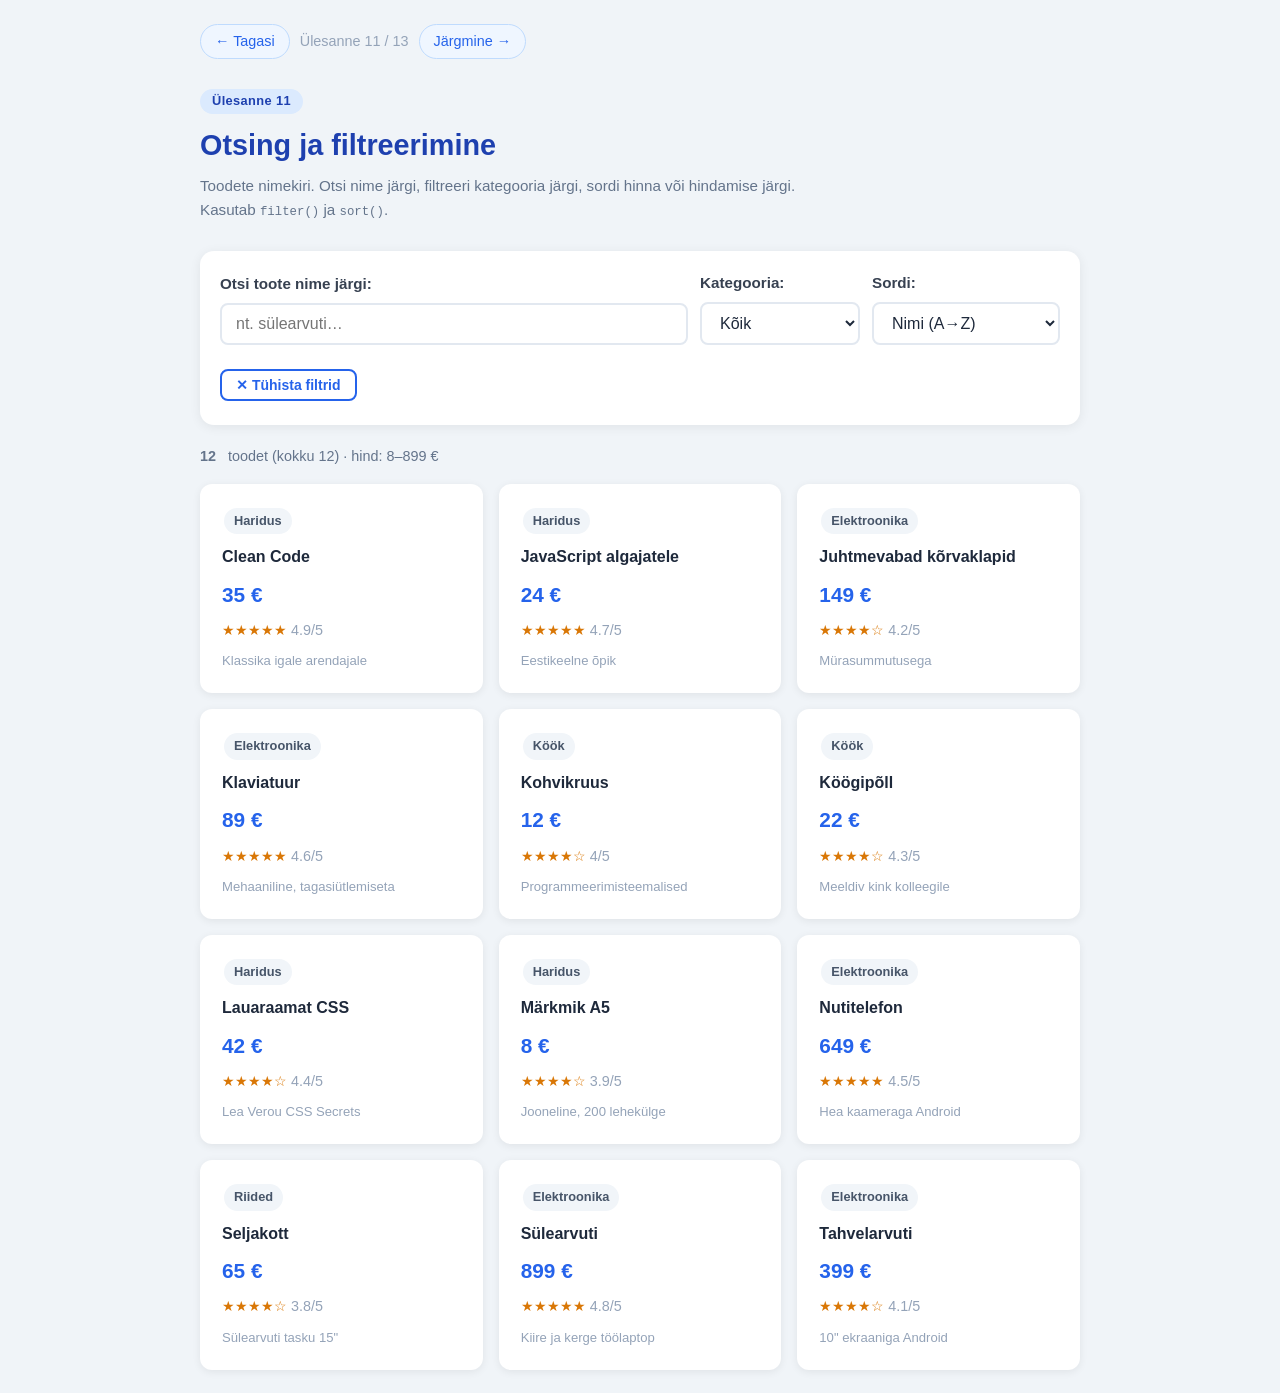
<file: 11-otsing.html>
<!DOCTYPE html>
<html lang="et">
<head>
    <meta charset="UTF-8">
    <meta name="viewport" content="width=device-width, initial-scale=1.0">
    <title>Ülesanne 11 – Otsing ja filtreerimine</title>
    <link rel="stylesheet" href="style.css">
    <style>
        .juhtriba {
            display: grid;
            grid-template-columns: 1fr auto auto;
            gap: 12px;
            align-items: end;
            margin-bottom: 20px;
        }

        @media (max-width: 580px) {
            .juhtriba { grid-template-columns: 1fr; }
        }

        .toote-kaardid {
            display: grid;
            grid-template-columns: repeat(auto-fill, minmax(220px, 1fr));
            gap: 16px;
        }

        .toote-kaart {
            background: white;
            border-radius: 12px;
            padding: 20px;
            box-shadow: 0 2px 8px rgba(0,0,0,0.07);
            transition: transform 0.2s, box-shadow 0.2s;
            border: 2px solid transparent;
        }

        .toote-kaart:hover {
            transform: translateY(-3px);
            box-shadow: 0 6px 18px rgba(0,0,0,0.12);
            border-color: #bfdbfe;
        }

        .toote-nimetus {
            font-weight: 700;
            font-size: 1em;
            margin-bottom: 8px;
            color: #1e293b;
        }

        .toote-hind {
            font-size: 1.3em;
            font-weight: 700;
            color: #2563eb;
            margin-bottom: 8px;
        }

        .toote-hinne {
            color: #d97706;
            font-size: 0.9em;
            margin-bottom: 8px;
        }

        .tulemuste-riba {
            display: flex;
            gap: 12px;
            align-items: center;
            margin-bottom: 16px;
            font-size: 0.9em;
            color: #64748b;
            flex-wrap: wrap;
        }

        .otsi-sõna {
            background: #fef9c3;
            border-radius: 4px;
            padding: 1px 6px;
            font-weight: 600;
            color: #92400e;
        }

        .pole-tulemusi {
            grid-column: 1 / -1;
            text-align: center;
            padding: 40px 20px;
            color: #94a3b8;
        }

        .pole-tulemusi .suur-ikoon { font-size: 3em; margin-bottom: 12px; }
    </style>
</head>
<body>
<div class="container">

    <nav class="nav">
        <a href="index.html">← Tagasi</a>
        <span>Ülesanne 11 / 13</span>
        <a href="12-jquery.html">Järgmine →</a>
    </nav>

    <span class="badge">Ülesanne 11</span>
    <h1>Otsing ja filtreerimine</h1>
    <p class="subtitle">
        Toodete nimekiri. Otsi nime järgi, filtreeri kategooria järgi,
        sordi hinna või hindamise järgi. Kasutab <code>filter()</code> ja <code>sort()</code>.
    </p>

    <!-- Juhtriba -->
    <div class="card" style="padding:20px">
        <div class="juhtriba">
            <div class="form-group" style="margin:0">
                <label for="otsing">Otsi toote nime järgi:</label>
                <input type="text" id="otsing" placeholder="nt. sülearvuti…" oninput="uuenda()">
            </div>
            <div class="form-group" style="margin:0">
                <label for="kategooria">Kategooria:</label>
                <select id="kategooria" onchange="uuenda()" style="width:auto; min-width:160px">
                    <option value="">Kõik</option>
                </select>
            </div>
            <div class="form-group" style="margin:0">
                <label for="sortimine">Sordi:</label>
                <select id="sortimine" onchange="uuenda()" style="width:auto; min-width:180px">
                    <option value="nimea">Nimi (A→Z)</option>
                    <option value="nimed">Nimi (Z→A)</option>
                    <option value="hinda">Hind (odavam ees)</option>
                    <option value="hindd">Hind (kallim ees)</option>
                    <option value="hinne">Hinne (parem ees)</option>
                </select>
            </div>
        </div>
        <button class="btn btn-outline btn-sm" onclick="lähtesta()">✕ Tühista filtrid</button>
    </div>

    <!-- Tulemuste riba -->
    <div class="tulemuste-riba" id="tulemusteriba"></div>

    <!-- Toote kaardid -->
    <div class="toote-kaardid" id="tooteKaardid"></div>

</div>

<script>
    // ── Ülesanne 11: filter(), sort(), reaalajas otsing ──
    // Andmestik laetakse siin otse. Ülesandes 10 saab selle fetch()-iga.

    const tooted = [
        { id: 1,  nimi: "Sülearvuti",              hind: 899,  kategooria: "Elektroonika", hinne: 4.8, kirjeldus: "Kiire ja kerge töölaptop" },
        { id: 2,  nimi: "Nutitelefon",             hind: 649,  kategooria: "Elektroonika", hinne: 4.5, kirjeldus: "Hea kaameraga Android" },
        { id: 3,  nimi: "Juhtmevabad kõrvaklapid", hind: 149,  kategooria: "Elektroonika", hinne: 4.2, kirjeldus: "Mürasummutusega" },
        { id: 4,  nimi: "JavaScript algajatele",   hind: 24,   kategooria: "Haridus",      hinne: 4.7, kirjeldus: "Eestikeelne õpik" },
        { id: 5,  nimi: "Clean Code",              hind: 35,   kategooria: "Haridus",      hinne: 4.9, kirjeldus: "Klassika igale arendajale" },
        { id: 6,  nimi: "Kohvikruus",              hind: 12,   kategooria: "Köök",         hinne: 4.0, kirjeldus: "Programmeerimisteemalised" },
        { id: 7,  nimi: "Seljakott",               hind: 65,   kategooria: "Riided",       hinne: 3.8, kirjeldus: "Sülearvuti tasku 15\"" },
        { id: 8,  nimi: "Köögipõll",               hind: 22,   kategooria: "Köök",         hinne: 4.3, kirjeldus: "Meeldiv kink kolleegile" },
        { id: 9,  nimi: "Märkmik A5",              hind: 8,    kategooria: "Haridus",      hinne: 3.9, kirjeldus: "Jooneline, 200 lehekülge" },
        { id: 10, nimi: "Tahvelarvuti",            hind: 399,  kategooria: "Elektroonika", hinne: 4.1, kirjeldus: "10\" ekraaniga Android" },
        { id: 11, nimi: "Klaviatuur",              hind: 89,   kategooria: "Elektroonika", hinne: 4.6, kirjeldus: "Mehaaniline, tagasiütlemiseta" },
        { id: 12, nimi: "Lauaraamat CSS",          hind: 42,   kategooria: "Haridus",      hinne: 4.4, kirjeldus: "Lea Verou CSS Secrets" }
    ];

    // Täidame kategooria rippmenüü automaatselt andmestiku põhjal
    function ehitaKategooriad() {
        // Set() kogub ainulaadsed väärtused
        const kategooriad = [...new Set(tooted.map(t => t.kategooria))].sort();
        const valik = document.querySelector('#kategooria');
        kategooriad.forEach(function (kat) {
            const opt = document.createElement('option');
            opt.value = kat;
            opt.textContent = kat;
            valik.appendChild(opt);
        });
    }

    function uuenda() {
        const otsingTekst  = document.querySelector('#otsing').value.toLowerCase().trim();
        const katFilter    = document.querySelector('#kategooria').value;
        const sortValik    = document.querySelector('#sortimine').value;

        // 1. Filtreerimine
        let tulemused = tooted.filter(function (toode) {
            const nimiKattub = toode.nimi.toLowerCase().includes(otsingTekst);
            const katKattub  = katFilter === '' || toode.kategooria === katFilter;
            return nimiKattub && katKattub;
        });

        // 2. Sortimine
        tulemused.sort(function (a, b) {
            if (sortValik === 'nimea') return a.nimi.localeCompare(b.nimi, 'et');
            if (sortValik === 'nimed') return b.nimi.localeCompare(a.nimi, 'et');
            if (sortValik === 'hinda') return a.hind - b.hind;
            if (sortValik === 'hindd') return b.hind - a.hind;
            if (sortValik === 'hinne') return b.hinne - a.hinne;
            return 0;
        });

        // 3. Kuvame
        kuvaKaardid(tulemused, otsingTekst);
        kuvaStatistika(tulemused, otsingTekst);
    }

    function kuvaKaardid(andmed, otsingSõna) {
        const konteiner = document.querySelector('#tooteKaardid');
        konteiner.innerHTML = '';

        if (andmed.length === 0) {
            konteiner.innerHTML =
                '<div class="pole-tulemusi">' +
                '<div class="suur-ikoon">🔍</div>' +
                '<strong>Ühtegi tulemust ei leitud</strong><br>' +
                '<span style="font-size:0.9em">Proovi teist otsingusõna või eemalda filter</span>' +
                '</div>';
            return;
        }

        andmed.forEach(function (toode) {
            // Tõstame otsingusõna esile
            let nimiHtml = toode.nimi;
            if (otsingSõna) {
                const regex = new RegExp('(' + otsingSõna.replace(/[.*+?^${}()|[\]\\]/g, '\\$&') + ')', 'gi');
                nimiHtml = toode.nimi.replace(regex, '<mark style="background:#fef08a; border-radius:2px">$1</mark>');
            }

            const tärnid = '★'.repeat(Math.round(toode.hinne)) + '☆'.repeat(5 - Math.round(toode.hinne));

            const kaart = document.createElement('div');
            kaart.className = 'toote-kaart';
            kaart.innerHTML =
                '<span class="tag tag-gray" style="margin-bottom:10px; display:inline-block">' + toode.kategooria + '</span>' +
                '<div class="toote-nimetus">' + nimiHtml + '</div>' +
                '<div class="toote-hind">' + toode.hind + ' €</div>' +
                '<div class="toote-hinne">' + tärnid + ' <span style="color:#94a3b8">' + toode.hinne + '/5</span></div>' +
                '<div style="font-size:0.82em; color:#94a3b8">' + toode.kirjeldus + '</div>';

            konteiner.appendChild(kaart);
        });
    }

    function kuvaStatistika(tulemused, otsingSõna) {
        const riba = document.querySelector('#tulemusteriba');
        let tekst = '<strong>' + tulemused.length + '</strong> toodet ' +
                    '(kokku ' + tooted.length + ')';

        if (otsingSõna) {
            tekst += ' · otsingusõna: <span class="otsi-sõna">' + otsingSõna + '</span>';
        }

        const katFilter = document.querySelector('#kategooria').value;
        if (katFilter) {
            tekst += ' · kategooria: <span class="tag tag-blue">' + katFilter + '</span>';
        }

        if (tulemused.length > 0) {
            const odavaim = tulemused.reduce((min, t) => t.hind < min.hind ? t : min);
            const kalleim = tulemused.reduce((max, t) => t.hind > max.hind ? t : max);
            tekst += ' · hind: ' + odavaim.hind + '–' + kalleim.hind + ' €';
        }

        riba.innerHTML = tekst;
    }

    function lähtesta() {
        document.querySelector('#otsing').value = '';
        document.querySelector('#kategooria').value = '';
        document.querySelector('#sortimine').value = 'nimea';
        uuenda();
    }

    ehitaKategooriad();
    uuenda();
</script>
</body>
</html>
</file>
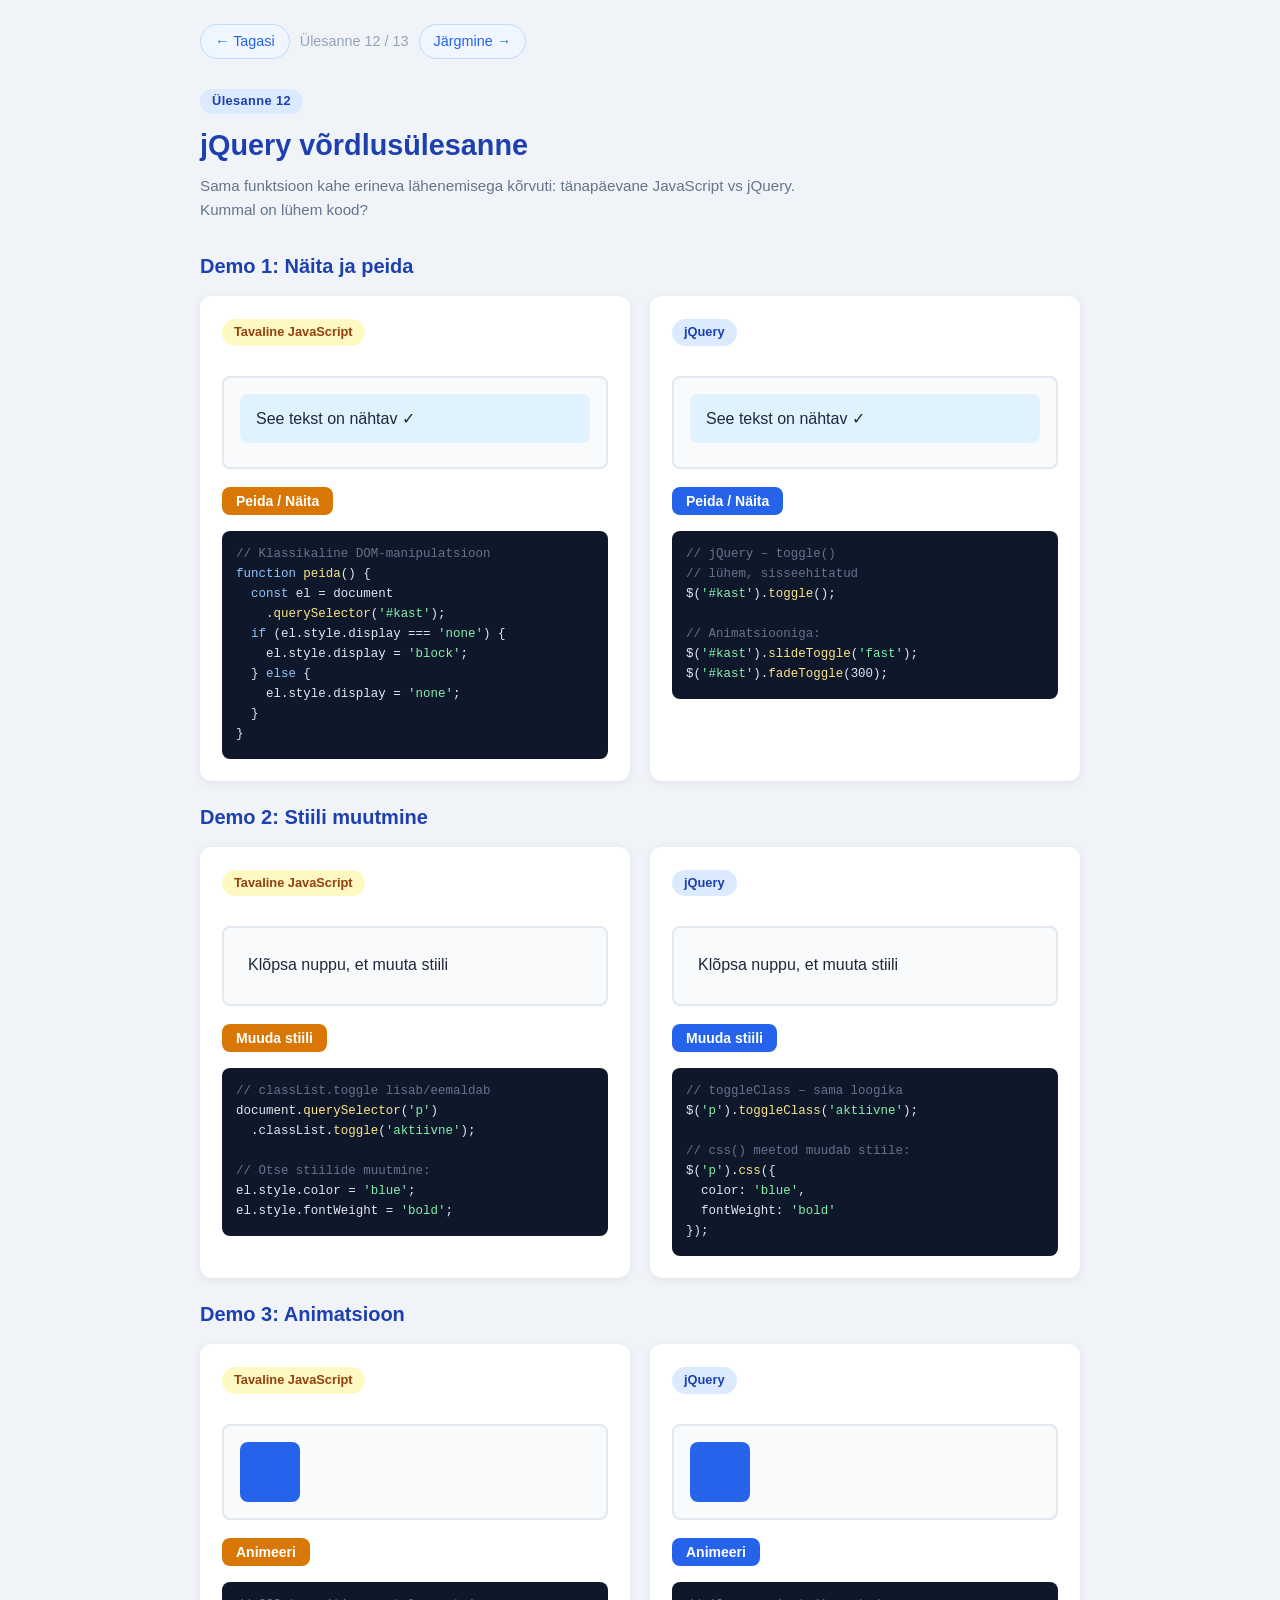
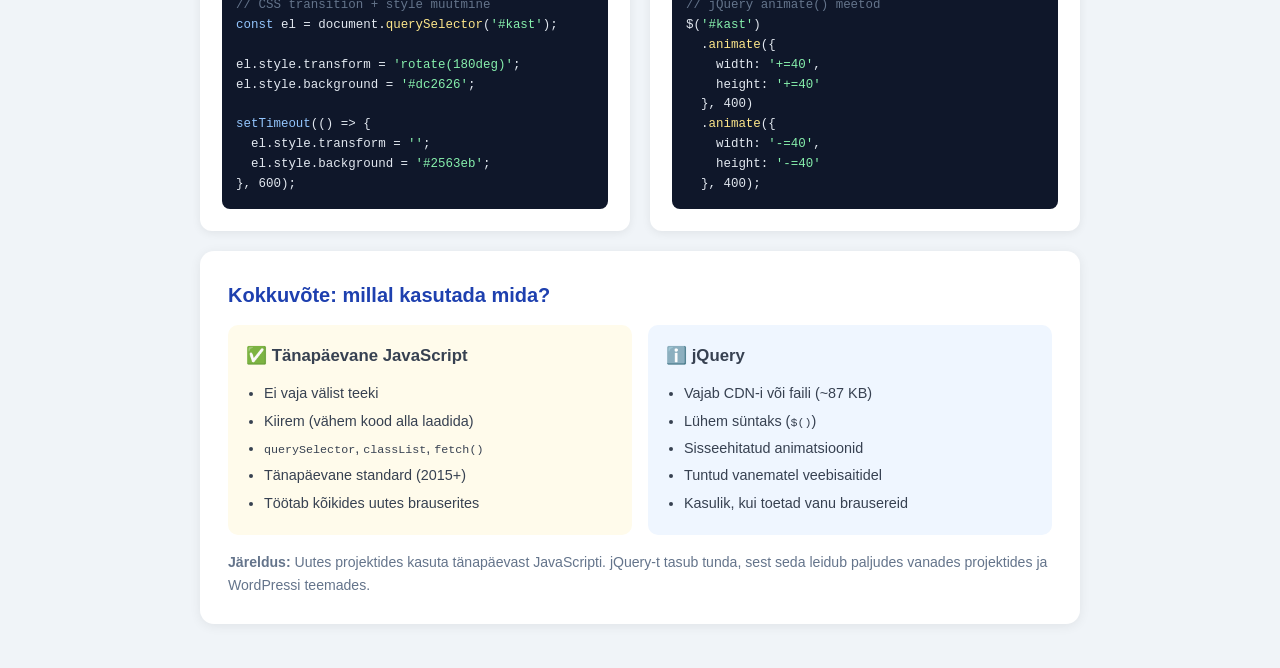
<file: 12-jquery.html>
<!DOCTYPE html>
<html lang="et">
<head>
    <meta charset="UTF-8">
    <meta name="viewport" content="width=device-width, initial-scale=1.0">
    <title>Ülesanne 12 – jQuery võrdlus</title>
    <link rel="stylesheet" href="style.css">
    <style>
        .võrdlus-konteiner {
            display: grid;
            grid-template-columns: 1fr 1fr;
            gap: 20px;
            margin-bottom: 20px;
        }

        @media (max-width: 600px) {
            .võrdlus-konteiner { grid-template-columns: 1fr; }
        }

        .pool {
            background: white;
            border-radius: 12px;
            padding: 22px;
            box-shadow: 0 2px 10px rgba(0,0,0,0.07);
        }

        .pool-pealkiri {
            font-size: 0.8em;
            font-weight: 700;
            padding: 3px 12px;
            border-radius: 20px;
            display: inline-block;
            margin-bottom: 16px;
        }

        .pool-pealkiri.js  { background: #fef9c3; color: #92400e; }
        .pool-pealkiri.jq  { background: #dbeafe; color: #1e40af; }

        .demo-ala {
            background: #f8fafc;
            border: 2px solid #e2e8f0;
            border-radius: 8px;
            padding: 16px;
            margin: 14px 0;
            min-height: 80px;
        }

        .kood-plokk {
            background: #0f172a;
            color: #e2e8f0;
            border-radius: 8px;
            padding: 14px;
            font-family: 'Consolas', 'Monaco', monospace;
            font-size: 0.78em;
            line-height: 1.6;
            overflow-x: auto;
            white-space: pre;
            margin-top: 12px;
        }

        .kood-kommentaar { color: #64748b; }
        .kood-keyword    { color: #93c5fd; }
        .kood-string     { color: #86efac; }
        .kood-function   { color: #fde68a; }

        .kast {
            padding: 12px 16px;
            background: #e0f2fe;
            border-radius: 8px;
            margin-bottom: 8px;
            font-weight: 500;
            transition: all 0.3s;
        }

        .vale-tekst { display: none; }
        .animeeritud { font-style: italic; }

        .vs-märk {
            display: flex;
            align-items: center;
            justify-content: center;
            font-size: 1.5em;
            font-weight: 700;
            color: #94a3b8;
            padding: 20px 0;
        }
    </style>
</head>
<body>
<div class="container">

    <nav class="nav">
        <a href="index.html">← Tagasi</a>
        <span>Ülesanne 12 / 13</span>
        <a href="13-lopuulesanne.html">Järgmine →</a>
    </nav>

    <span class="badge">Ülesanne 12</span>
    <h1>jQuery võrdlusülesanne</h1>
    <p class="subtitle">
        Sama funktsioon kahe erineva lähenemisega kõrvuti:
        tänapäevane JavaScript vs jQuery. Kummal on lühem kood?
    </p>

    <!-- Demo 1: Näita/peida -->
    <h2 style="margin-bottom:14px">Demo 1: Näita ja peida</h2>
    <div class="võrdlus-konteiner">

        <div class="pool">
            <span class="pool-pealkiri js">Tavaline JavaScript</span>
            <div class="demo-ala">
                <div id="js-kast1" class="kast">See tekst on nähtav ✓</div>
            </div>
            <button class="btn btn-warning btn-sm" onclick="jsPeidaJsNäita1()">Peida / Näita</button>

            <div class="kood-plokk"><span class="kood-kommentaar">// Klassikaline DOM-manipulatsioon</span>
<span class="kood-keyword">function</span> <span class="kood-function">peida</span>() {
  <span class="kood-keyword">const</span> el = document
    .<span class="kood-function">querySelector</span>(<span class="kood-string">'#kast'</span>);
  <span class="kood-keyword">if</span> (el.style.display === <span class="kood-string">'none'</span>) {
    el.style.display = <span class="kood-string">'block'</span>;
  } <span class="kood-keyword">else</span> {
    el.style.display = <span class="kood-string">'none'</span>;
  }
}</div>
        </div>

        <div class="pool">
            <span class="pool-pealkiri jq">jQuery</span>
            <div class="demo-ala">
                <div id="jq-kast1" class="kast">See tekst on nähtav ✓</div>
            </div>
            <button class="btn btn-primary btn-sm" onclick="jqPeidaJaNäita1()">Peida / Näita</button>

            <div class="kood-plokk"><span class="kood-kommentaar">// jQuery – toggle()
// lühem, sisseehitatud</span>
$(<span class="kood-string">'#kast'</span>).<span class="kood-function">toggle</span>();

<span class="kood-kommentaar">// Animatsiooniga:</span>
$(<span class="kood-string">'#kast'</span>).<span class="kood-function">slideToggle</span>(<span class="kood-string">'fast'</span>);
$(<span class="kood-string">'#kast'</span>).<span class="kood-function">fadeToggle</span>(300);</div>
        </div>
    </div>

    <!-- Demo 2: Klassi lisamine -->
    <h2 style="margin-bottom:14px">Demo 2: Stiili muutmine</h2>
    <div class="võrdlus-konteiner">

        <div class="pool">
            <span class="pool-pealkiri js">Tavaline JavaScript</span>
            <div class="demo-ala">
                <p id="js-lõik2" style="padding:8px">Klõpsa nuppu, et muuta stiili</p>
            </div>
            <button class="btn btn-warning btn-sm" onclick="jsMuudaStiil()">Muuda stiili</button>

            <div class="kood-plokk"><span class="kood-kommentaar">// classList.toggle lisab/eemaldab</span>
document.<span class="kood-function">querySelector</span>(<span class="kood-string">'p'</span>)
  .classList.<span class="kood-function">toggle</span>(<span class="kood-string">'aktiivne'</span>);

<span class="kood-kommentaar">// Otse stiilide muutmine:</span>
el.style.color = <span class="kood-string">'blue'</span>;
el.style.fontWeight = <span class="kood-string">'bold'</span>;</div>
        </div>

        <div class="pool">
            <span class="pool-pealkiri jq">jQuery</span>
            <div class="demo-ala">
                <p id="jq-lõik2" style="padding:8px">Klõpsa nuppu, et muuta stiili</p>
            </div>
            <button class="btn btn-primary btn-sm" onclick="jqMuudaStiil()">Muuda stiili</button>

            <div class="kood-plokk"><span class="kood-kommentaar">// toggleClass – sama loogika</span>
$(<span class="kood-string">'p'</span>).<span class="kood-function">toggleClass</span>(<span class="kood-string">'aktiivne'</span>);

<span class="kood-kommentaar">// css() meetod muudab stiile:</span>
$(<span class="kood-string">'p'</span>).<span class="kood-function">css</span>({
  color: <span class="kood-string">'blue'</span>,
  fontWeight: <span class="kood-string">'bold'</span>
});</div>
        </div>
    </div>

    <!-- Demo 3: Sündmus + animatsioon -->
    <h2 style="margin-bottom:14px">Demo 3: Animatsioon</h2>
    <div class="võrdlus-konteiner">

        <div class="pool">
            <span class="pool-pealkiri js">Tavaline JavaScript</span>
            <div class="demo-ala">
                <div id="js-kast3" style="width:60px; height:60px; background:#2563eb; border-radius:8px; transition:transform 0.4s, background 0.4s"></div>
            </div>
            <button class="btn btn-warning btn-sm" onclick="jsAnimeeri()">Animeeri</button>

            <div class="kood-plokk"><span class="kood-kommentaar">// CSS transition + style muutmine</span>
<span class="kood-keyword">const</span> el = document.<span class="kood-function">querySelector</span>(<span class="kood-string">'#kast'</span>);

el.style.transform = <span class="kood-string">'rotate(180deg)'</span>;
el.style.background = <span class="kood-string">'#dc2626'</span>;

<span class="kood-keyword">setTimeout</span>(() => {
  el.style.transform = <span class="kood-string">''</span>;
  el.style.background = <span class="kood-string">'#2563eb'</span>;
}, 600);</div>
        </div>

        <div class="pool">
            <span class="pool-pealkiri jq">jQuery</span>
            <div class="demo-ala">
                <div id="jq-kast3" style="width:60px; height:60px; background:#2563eb; border-radius:8px"></div>
            </div>
            <button class="btn btn-primary btn-sm" onclick="jqAnimeeri()">Animeeri</button>

            <div class="kood-plokk"><span class="kood-kommentaar">// jQuery animate() meetod</span>
$(<span class="kood-string">'#kast'</span>)
  .<span class="kood-function">animate</span>({
    width: <span class="kood-string">'+=40'</span>,
    height: <span class="kood-string">'+=40'</span>
  }, 400)
  .<span class="kood-function">animate</span>({
    width: <span class="kood-string">'-=40'</span>,
    height: <span class="kood-string">'-=40'</span>
  }, 400);</div>
        </div>
    </div>

    <!-- Kokkuvõte -->
    <div class="card">
        <h2>Kokkuvõte: millal kasutada mida?</h2>
        <div class="grid-2" style="gap:16px; margin-top:8px">
            <div style="background:#fffbeb; border-radius:10px; padding:18px">
                <h3 style="margin-bottom:10px">✅ Tänapäevane JavaScript</h3>
                <ul style="padding-left:18px; font-size:0.9em; line-height:1.9; color:#374151">
                    <li>Ei vaja välist teeki</li>
                    <li>Kiirem (vähem kood alla laadida)</li>
                    <li><code>querySelector</code>, <code>classList</code>, <code>fetch()</code></li>
                    <li>Tänapäevane standard (2015+)</li>
                    <li>Töötab kõikides uutes brauserites</li>
                </ul>
            </div>
            <div style="background:#eff6ff; border-radius:10px; padding:18px">
                <h3 style="margin-bottom:10px">ℹ️ jQuery</h3>
                <ul style="padding-left:18px; font-size:0.9em; line-height:1.9; color:#374151">
                    <li>Vajab CDN-i või faili (~87 KB)</li>
                    <li>Lühem süntaks (<code>$()</code>)</li>
                    <li>Sisseehitatud animatsioonid</li>
                    <li>Tuntud vanematel veebisaitidel</li>
                    <li>Kasulik, kui toetad vanu brausereid</li>
                </ul>
            </div>
        </div>
        <p style="margin-top:16px; font-size:0.88em; color:#64748b">
            <strong>Järeldus:</strong> Uutes projektides kasuta tänapäevast JavaScripti.
            jQuery-t tasub tunda, sest seda leidub paljudes vanades projektides ja WordPressi teemades.
        </p>
    </div>

</div>

<!-- jQuery CDN -->
<script src="https://code.jquery.com/jquery-3.7.1.min.js"></script>

<script>
    // ── Ülesanne 12: jQuery vs tavaline JS ──

    // === DEMO 1: Näita/peida ===
    let js1Nähtav = true;
    function jsPeidaJsNäita1() {
        const el = document.querySelector('#js-kast1');
        js1Nähtav = !js1Nähtav;
        el.style.display = js1Nähtav ? 'block' : 'none';
    }

    function jqPeidaJaNäita1() {
        // jQuery .slideToggle() – sisseehitatud liugav animatsioon
        $('#jq-kast1').slideToggle('fast');
    }

    // === DEMO 2: Stiili muutmine ===
    let js2Aktiivne = false;
    function jsMuudaStiil() {
        const el = document.querySelector('#js-lõik2');
        js2Aktiivne = !js2Aktiivne;
        if (js2Aktiivne) {
            el.style.color = '#2563eb';
            el.style.fontWeight = '700';
            el.style.fontSize = '1.2em';
            el.textContent = 'Stiil on nüüd muutunud! ✓';
        } else {
            el.style.color = '';
            el.style.fontWeight = '';
            el.style.fontSize = '';
            el.textContent = 'Klõpsa nuppu, et muuta stiili';
        }
    }

    function jqMuudaStiil() {
        // jQuery .css() muudab mitut stiili korraga
        const el = $('#jq-lõik2');
        if (el.data('muudetud')) {
            el.css({ color: '', fontWeight: '', fontSize: '' })
              .text('Klõpsa nuppu, et muuta stiili')
              .data('muudetud', false);
        } else {
            el.css({ color: '#2563eb', fontWeight: '700', fontSize: '1.2em' })
              .text('Stiil on nüüd muutunud! ✓')
              .data('muudetud', true);
        }
    }

    // === DEMO 3: Animatsioon ===
    function jsAnimeeri() {
        const el = document.querySelector('#js-kast3');
        el.style.transform = 'rotate(180deg) scale(1.3)';
        el.style.background = '#dc2626';
        setTimeout(function () {
            el.style.transform = '';
            el.style.background = '#2563eb';
        }, 600);
    }

    function jqAnimeeri() {
        // jQuery .animate() liigutab elemendi omadusi
        $('#jq-kast3')
            .animate({ width: '+=30', height: '+=30' }, 300)
            .animate({ width: '-=30', height: '-=30' }, 300);
    }
</script>
</body>
</html>
</file>
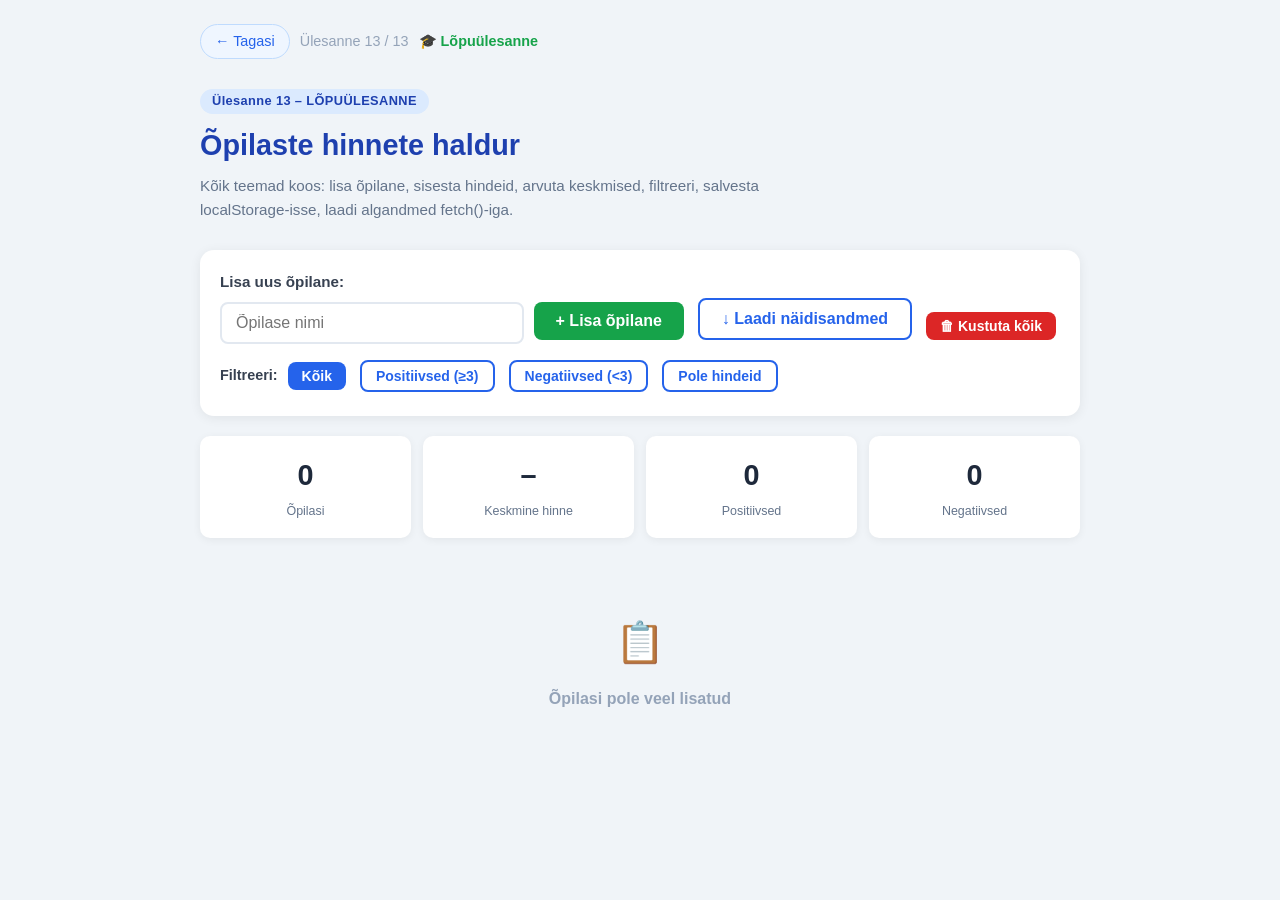
<file: 13-lopuulesanne.html>
<!DOCTYPE html>
<html lang="et">
<head>
    <meta charset="UTF-8">
    <meta name="viewport" content="width=device-width, initial-scale=1.0">
    <title>Ülesanne 13 – Hinnete haldur</title>
    <link rel="stylesheet" href="style.css">
    <style>
        .õpilaste-kaardid {
            display: grid;
            grid-template-columns: repeat(auto-fill, minmax(280px, 1fr));
            gap: 16px;
            margin-bottom: 20px;
        }

        .õpilase-kaart {
            background: white;
            border-radius: 12px;
            padding: 20px;
            box-shadow: 0 2px 10px rgba(0,0,0,0.07);
            border-left: 4px solid #e2e8f0;
            transition: border-color 0.2s;
        }

        .õpilase-kaart.positiivne { border-left-color: #16a34a; }
        .õpilase-kaart.negatiivne { border-left-color: #dc2626; }
        .õpilase-kaart.pole-hindeid { border-left-color: #94a3b8; }

        .kaart-päis {
            display: flex;
            align-items: flex-start;
            justify-content: space-between;
            margin-bottom: 12px;
        }

        .õpilase-nimi {
            font-weight: 700;
            font-size: 1.05em;
            color: #1e293b;
        }

        .kaardi-nupud { display: flex; gap: 6px; }

        .õpilase-hindeid {
            display: flex;
            flex-wrap: wrap;
            gap: 6px;
            margin: 10px 0;
            min-height: 28px;
        }

        .hinde-pill {
            padding: 3px 10px;
            border-radius: 20px;
            font-weight: 700;
            font-size: 0.85em;
            cursor: pointer;
            title: "Klõpsa, et kustutada";
        }

        .hinde-pill:hover { opacity: 0.75; }

        .hinde-pill.h5 { background: #dcfce7; color: #15803d; }
        .hinde-pill.h4 { background: #dbeafe; color: #1e40af; }
        .hinde-pill.h3 { background: #fef9c3; color: #92400e; }
        .hinde-pill.h2 { background: #ffedd5; color: #c2410c; }
        .hinde-pill.h1 { background: #fee2e2; color: #dc2626; }

        .keskmine-riba {
            display: flex;
            align-items: center;
            gap: 8px;
            margin-top: 10px;
            font-size: 0.9em;
        }

        .keskmine-number {
            font-weight: 700;
            font-size: 1.1em;
        }

        .lisa-hinne-rida {
            display: flex;
            gap: 6px;
            margin-top: 12px;
        }

        .lisa-hinne-rida select {
            width: auto;
            padding: 6px 10px;
            font-size: 0.9em;
        }

        .statistika-riba {
            display: grid;
            grid-template-columns: repeat(4, 1fr);
            gap: 12px;
            margin-bottom: 24px;
        }

        @media (max-width: 580px) {
            .statistika-riba { grid-template-columns: repeat(2, 1fr); }
        }

        .stat {
            background: white;
            border-radius: 10px;
            padding: 16px;
            text-align: center;
            box-shadow: 0 2px 8px rgba(0,0,0,0.06);
        }

        .stat-nr {
            font-size: 1.8em;
            font-weight: 700;
            color: #1e293b;
        }

        .stat-silt {
            font-size: 0.78em;
            color: #64748b;
            margin-top: 4px;
        }

        .tühi-olek {
            grid-column: 1 / -1;
            text-align: center;
            padding: 48px 20px;
            color: #94a3b8;
        }

        .laadimine-badge {
            display: inline-flex;
            align-items: center;
            gap: 6px;
            background: #eff6ff;
            color: #2563eb;
            padding: 4px 12px;
            border-radius: 20px;
            font-size: 0.8em;
            font-weight: 600;
        }

        .spinner-väike {
            width: 12px; height: 12px;
            border: 2px solid #bfdbfe;
            border-top-color: #2563eb;
            border-radius: 50%;
            animation: spin 0.8s linear infinite;
        }

        @keyframes spin { to { transform: rotate(360deg); } }
    </style>
</head>
<body>
<div class="container">

    <nav class="nav">
        <a href="index.html">← Tagasi</a>
        <span>Ülesanne 13 / 13</span>
        <span style="color:#16a34a; font-weight:700">🎓 Lõpuülesanne</span>
    </nav>

    <span class="badge">Ülesanne 13 – LÕPUÜLESANNE</span>
    <h1>Õpilaste hinnete haldur</h1>
    <p class="subtitle">
        Kõik teemad koos: lisa õpilane, sisesta hindeid, arvuta keskmised,
        filtreeri, salvesta localStorage-isse, laadi algandmed fetch()-iga.
    </p>

    <!-- Tööriistariba -->
    <div class="card" style="padding:20px">
        <div style="display:flex; gap:10px; flex-wrap:wrap; align-items:flex-end">
            <div class="form-group" style="margin:0; flex:1; min-width:200px">
                <label for="uusNimi">Lisa uus õpilane:</label>
                <input type="text" id="uusNimi" placeholder="Õpilase nimi" maxlength="60">
            </div>
            <button class="btn btn-success" onclick="lisaÕpilane()">+ Lisa õpilane</button>
            <button class="btn btn-outline" onclick="laadAlgandmed()">
                <span id="algandmedMärkus">↓ Laadi näidisandmed</span>
            </button>
            <button class="btn btn-danger btn-sm" onclick="kustutaKõik()" style="margin-left:auto">
                🗑 Kustuta kõik
            </button>
        </div>
        <div style="margin-top:12px; display:flex; gap:10px; align-items:center; flex-wrap:wrap">
            <label style="margin:0; font-size:0.9em">Filtreeri:</label>
            <button class="btn btn-sm btn-primary" onclick="muudaFilter('kõik', this)">Kõik</button>
            <button class="btn btn-sm btn-outline" onclick="muudaFilter('positiivne', this)">Positiivsed (≥3)</button>
            <button class="btn btn-sm btn-outline" onclick="muudaFilter('negatiivne', this)">Negatiivsed (&lt;3)</button>
            <button class="btn btn-sm btn-outline" onclick="muudaFilter('pole', this)">Pole hindeid</button>
        </div>
    </div>

    <!-- Statistika -->
    <div class="statistika-riba" id="statistikaRiba">
        <div class="stat"><div class="stat-nr" id="sÕpilasi">0</div><div class="stat-silt">Õpilasi</div></div>
        <div class="stat"><div class="stat-nr" id="sKeskmine">–</div><div class="stat-silt">Keskmine hinne</div></div>
        <div class="stat"><div class="stat-nr" id="sPositiivsed">0</div><div class="stat-silt">Positiivsed</div></div>
        <div class="stat"><div class="stat-nr" id="sNegatiivsed">0</div><div class="stat-silt">Negatiivsed</div></div>
    </div>

    <!-- Õpilaste kaardid -->
    <div class="õpilaste-kaardid" id="õpilaseKaardid">
        <div class="tühi-olek">
            <div style="font-size:2.5em; margin-bottom:12px">📋</div>
            <strong>Õpilasi pole veel lisatud</strong><br>
            <span style="font-size:0.9em">Sisesta nimi ja klõpsa „Lisa õpilane" või laadi näidisandmed</span>
        </div>
    </div>

</div>

<script>
    // ── Ülesanne 13: kõigi teemade lõpuprojekt ──
    // Kasutame: muutujad, funktsioonid, massiivid, objektid, DOM,
    //           sündmused, localStorage, fetch(), async/await, filter(), sort()

    let õpilased = []; // Peamine andmestruktuur
    let järjekord = 0;
    let filter = 'kõik';

    // ── Lisa õpilane ──
    function lisaÕpilane() {
        const sisend = document.querySelector('#uusNimi');
        const nimi   = sisend.value.trim();
        if (!nimi) { sisend.focus(); return; }
        if (õpilased.find(o => o.nimi.toLowerCase() === nimi.toLowerCase())) {
            alert('Selline nimi on juba nimekirjas!');
            return;
        }
        õpilased.push({ id: ++järjekord, nimi: nimi, hinded: [] });
        sisend.value = '';
        sisend.focus();
        salvesta();
        kuva();
    }

    // ── Lisa hinne ──
    function lisaHinne(id) {
        const valik = document.querySelector('#hinneValik-' + id);
        const hinne = Number(valik.value);
        const õpilane = õpilased.find(o => o.id === id);
        if (õpilane) {
            õpilane.hinded.push(hinne);
            salvesta();
            kuva();
        }
    }

    // ── Kustuta hinne ──
    function kustutaHinne(õpilaseId, hindeIndeks) {
        const õpilane = õpilased.find(o => o.id === õpilaseId);
        if (õpilane) {
            õpilane.hinded.splice(hindeIndeks, 1); // splice eemaldab ühe elemendi
            salvesta();
            kuva();
        }
    }

    // ── Kustuta õpilane ──
    function kustutaÕpilane(id) {
        õpilased = õpilased.filter(o => o.id !== id);
        salvesta();
        kuva();
    }

    // ── Arvuta keskmine ──
    function keskmine(hinded) {
        if (hinded.length === 0) return null;
        const summa = hinded.reduce((s, h) => s + h, 0);
        return Math.round((summa / hinded.length) * 10) / 10;
    }

    // ── Kuva kõik kaardid ──
    function kuva() {
        const konteiner = document.querySelector('#õpilaseKaardid');
        konteiner.innerHTML = '';

        // Filtreerimine
        let näidatavad = õpilased;
        if (filter === 'positiivne') {
            näidatavad = õpilased.filter(o => {
                const k = keskmine(o.hinded);
                return k !== null && k >= 3;
            });
        } else if (filter === 'negatiivne') {
            näidatavad = õpilased.filter(o => {
                const k = keskmine(o.hinded);
                return k !== null && k < 3;
            });
        } else if (filter === 'pole') {
            näidatavad = õpilased.filter(o => o.hinded.length === 0);
        }

        if (näidatavad.length === 0) {
            konteiner.innerHTML =
                '<div class="tühi-olek"><div style="font-size:2.5em;margin-bottom:12px">📋</div>' +
                (õpilased.length === 0 ? '<strong>Õpilasi pole veel lisatud</strong>' : '<strong>Filtriga ühtki tulemust ei leitud</strong>') +
                '</div>';
        } else {
            näidatavad.forEach(ehitaKaart);
        }

        uuendaStatistika();
    }

    function ehitaKaart(õpilane) {
        const konteiner = document.querySelector('#õpilaseKaardid');
        const k = keskmine(õpilane.hinded);
        const staatusKlass = k === null ? 'pole-hindeid' : (k >= 3 ? 'positiivne' : 'negatiivne');

        const kaart = document.createElement('div');
        kaart.className = 'õpilase-kaart ' + staatusKlass;
        kaart.id = 'kaart-' + õpilane.id;

        // Hinnetepillid
        let hinnedHtml = '';
        if (õpilane.hinded.length === 0) {
            hinnedHtml = '<span style="color:#94a3b8; font-size:0.85em">Hindeid pole</span>';
        } else {
            õpilane.hinded.forEach(function (h, i) {
                hinnedHtml +=
                    '<span class="hinde-pill h' + h + '" ' +
                    'title="Klõpsa, et kustutada" ' +
                    'onclick="kustutaHinne(' + õpilane.id + ',' + i + ')">' +
                    h + '</span>';
            });
        }

        // Keskmise info
        let keskmineHtml = '';
        if (k !== null) {
            const värv  = k >= 4 ? '#16a34a' : k >= 3 ? '#d97706' : '#dc2626';
            const tekst = k >= 3 ? '✓ Positiivne' : '✗ Negatiivne';
            keskmineHtml =
                '<div class="keskmine-riba">' +
                '<span style="color:#64748b">Keskmine:</span>' +
                '<span class="keskmine-number" style="color:' + värv + '">' + k + '</span>' +
                '<span class="tag" style="background:' + (k >= 3 ? '#dcfce7' : '#fee2e2') + ';color:' + värv + '">' + tekst + '</span>' +
                '</div>';
        }

        kaart.innerHTML =
            '<div class="kaart-päis">' +
            '<div class="õpilase-nimi">👤 ' + õpilane.nimi + '</div>' +
            '<div class="kaardi-nupud">' +
            '<button class="btn btn-sm btn-danger" onclick="kustutaÕpilane(' + õpilane.id + ')" title="Kustuta õpilane">✕</button>' +
            '</div></div>' +
            '<div class="õpilase-hindeid">' + hinnedHtml + '</div>' +
            keskmineHtml +
            '<div class="lisa-hinne-rida">' +
            '<select id="hinneValik-' + õpilane.id + '">' +
            '<option value="5">5 – suurepärane</option>' +
            '<option value="4">4 – hea</option>' +
            '<option value="3" selected>3 – rahuldav</option>' +
            '<option value="2">2 – puudulik</option>' +
            '<option value="1">1 – nõrk</option>' +
            '</select>' +
            '<button class="btn btn-success btn-sm" onclick="lisaHinne(' + õpilane.id + ')">+ Hinne</button>' +
            '</div>';

        konteiner.appendChild(kaart);
    }

    function uuendaStatistika() {
        const kokkuHinded = õpilased.flatMap(o => o.hinded);
        const üldKeskmine = kokkuHinded.length > 0
            ? (kokkuHinded.reduce((s, h) => s + h, 0) / kokkuHinded.length).toFixed(1)
            : '–';
        const positiivsed = õpilased.filter(o => {
            const k = keskmine(o.hinded);
            return k !== null && k >= 3;
        }).length;
        const negatiivsed = õpilased.filter(o => {
            const k = keskmine(o.hinded);
            return k !== null && k < 3;
        }).length;

        document.querySelector('#sÕpilasi').textContent    = õpilased.length;
        document.querySelector('#sKeskmine').textContent   = üldKeskmine;
        document.querySelector('#sPositiivsed').textContent = positiivsed;
        document.querySelector('#sNegatiivsed').textContent = negatiivsed;
    }

    // ── localStorage ──
    function salvesta() {
        localStorage.setItem('hinnetehaldur', JSON.stringify({ õpilased, järjekord }));
    }

    function laadLocalStorage() {
        const salvestatud = localStorage.getItem('hinnetehaldur');
        if (salvestatud) {
            const andmed = JSON.parse(salvestatud);
            õpilased = andmed.õpilased || [];
            järjekord = andmed.järjekord || 0;
        }
    }

    // ── fetch() – algandmete laadimine serverist ──
    async function laadAlgandmed() {
        const märkus = document.querySelector('#algandmedMärkus');
        märkus.innerHTML = '<span class="laadimine-badge"><span class="spinner-väike"></span>Laen…</span>';

        try {
            // Sama fetch() nagu ülesandes 10
            const vastus = await fetch('data.json');
            if (!vastus.ok) throw new Error('HTTP ' + vastus.status);
            const andmed = await vastus.json();

            // Kasutame data.json kasutajaid näidisõpilastena
            andmed.kasutajad.forEach(function (kasutaja) {
                if (!õpilased.find(o => o.nimi === kasutaja.nimi)) {
                    // Loome juhuslikud hinded demonstratsiooniks
                    const juhuslikHinded = Array.from(
                        { length: Math.floor(Math.random() * 4) + 2 },
                        () => Math.floor(Math.random() * 4) + 2
                    );
                    õpilased.push({
                        id: ++järjekord,
                        nimi: kasutaja.nimi,
                        hinded: juhuslikHinded
                    });
                }
            });

            salvesta();
            kuva();
            märkus.textContent = '✓ Andmed laetud!';
            setTimeout(() => { märkus.textContent = '↓ Laadi näidisandmed'; }, 2000);

        } catch (viga) {
            märkus.textContent = '↓ Laadi näidisandmed';
            alert('Viga andmete laadimisel: ' + viga.message +
                  '\n\nKasuta VS Code Live Serverit või python3 -m http.server');
        }
    }

    function kustutaKõik() {
        if (õpilased.length === 0) return;
        if (confirm('Kustutad kõik ' + õpilased.length + ' õpilase andmed?')) {
            õpilased = [];
            järjekord = 0;
            salvesta();
            kuva();
        }
    }

    function muudaFilter(uusFilter, nupp) {
        filter = uusFilter;
        document.querySelectorAll('[onclick^="muudaFilter"]').forEach(b => {
            b.className = 'btn btn-sm btn-outline';
        });
        nupp.className = 'btn btn-sm btn-primary';
        kuva();
    }

    // Enter-klahvi tugi
    document.querySelector('#uusNimi').addEventListener('keypress', function (e) {
        if (e.key === 'Enter') lisaÕpilane();
    });

    // Algkäivitus
    laadLocalStorage();
    kuva();
</script>
</body>
</html>
</file>
<file: style.css>
/* TAK25 – JavaScript Ülesanded | Jagatud stiilid */

* {
    box-sizing: border-box;
    margin: 0;
    padding: 0;
}

body {
    font-family: 'Segoe UI', Tahoma, Geneva, Verdana, sans-serif;
    background: #f0f4f8;
    color: #1e293b;
    min-height: 100vh;
    padding: 24px 16px;
    line-height: 1.6;
}

.container {
    max-width: 880px;
    margin: 0 auto;
}

/* Navigatsioon */
.nav {
    display: flex;
    gap: 10px;
    margin-bottom: 28px;
    flex-wrap: wrap;
    align-items: center;
}

.nav a {
    color: #2563eb;
    text-decoration: none;
    font-weight: 500;
    font-size: 0.9em;
    padding: 5px 14px;
    border-radius: 20px;
    border: 1.5px solid #bfdbfe;
    background: #eff6ff;
    transition: all 0.2s;
}

.nav a:hover {
    background: #2563eb;
    color: white;
    border-color: #2563eb;
}

.nav span {
    color: #94a3b8;
    font-size: 0.9em;
}

/* Pealkirjad */
h1 {
    color: #1e40af;
    font-size: 1.8em;
    margin-bottom: 6px;
}

h2 {
    color: #1e40af;
    font-size: 1.25em;
    margin-bottom: 14px;
}

h3 {
    color: #374151;
    font-size: 1.05em;
    margin-bottom: 10px;
}

.badge {
    display: inline-block;
    background: #dbeafe;
    color: #1e40af;
    font-size: 0.8em;
    padding: 2px 12px;
    border-radius: 20px;
    margin-bottom: 8px;
    font-weight: 700;
    letter-spacing: 0.03em;
}

.subtitle {
    color: #64748b;
    margin-bottom: 28px;
    font-size: 0.95em;
    max-width: 620px;
}

/* Kaardid */
.card {
    background: white;
    border-radius: 14px;
    padding: 28px;
    box-shadow: 0 2px 12px rgba(0, 0, 0, 0.07);
    margin-bottom: 20px;
}

/* Vormi elemendid */
.form-group {
    margin-bottom: 18px;
}

label {
    display: block;
    font-weight: 600;
    margin-bottom: 7px;
    color: #374151;
    font-size: 0.95em;
}

input[type="text"],
input[type="email"],
input[type="password"],
input[type="number"],
select,
textarea {
    width: 100%;
    padding: 10px 14px;
    border: 2px solid #e2e8f0;
    border-radius: 8px;
    font-size: 1em;
    transition: border-color 0.2s, box-shadow 0.2s;
    outline: none;
    font-family: inherit;
    color: #1e293b;
    background: white;
}

input:focus,
select:focus,
textarea:focus {
    border-color: #2563eb;
    box-shadow: 0 0 0 3px rgba(37, 99, 235, 0.1);
}

input[type="range"] {
    width: 100%;
    margin: 8px 0;
    accent-color: #2563eb;
}

input[type="color"] {
    width: 56px;
    height: 42px;
    padding: 3px;
    border: 2px solid #e2e8f0;
    border-radius: 8px;
    cursor: pointer;
    background: white;
}

/* Nupud */
.btn {
    padding: 10px 22px;
    border: none;
    border-radius: 8px;
    cursor: pointer;
    font-size: 1em;
    font-weight: 600;
    transition: all 0.15s;
    margin: 4px 4px 4px 0;
    font-family: inherit;
}

.btn:active { transform: scale(0.97); }

.btn-primary  { background: #2563eb; color: white; }
.btn-primary:hover  { background: #1d4ed8; }

.btn-success  { background: #16a34a; color: white; }
.btn-success:hover  { background: #15803d; }

.btn-danger   { background: #dc2626; color: white; }
.btn-danger:hover   { background: #b91c1c; }

.btn-secondary { background: #64748b; color: white; }
.btn-secondary:hover { background: #475569; }

.btn-warning  { background: #d97706; color: white; }
.btn-warning:hover  { background: #b45309; }

.btn-outline {
    background: transparent;
    color: #2563eb;
    border: 2px solid #2563eb;
}
.btn-outline:hover { background: #eff6ff; }

.btn-sm { padding: 6px 14px; font-size: 0.875em; }
.btn-lg { padding: 13px 28px; font-size: 1.1em; }

/* Tulemuste kastid */
.result-box {
    margin-top: 16px;
    padding: 14px 18px;
    border-radius: 8px;
    border: 2px solid transparent;
    line-height: 1.7;
    font-size: 0.97em;
}

.result-info    { background: #eff6ff;  border-color: #93c5fd; color: #1e40af; }
.result-success { background: #f0fdf4;  border-color: #86efac; color: #15803d; }
.result-error   { background: #fef2f2;  border-color: #fca5a5; color: #dc2626; }
.result-warning { background: #fffbeb;  border-color: #fde68a; color: #92400e; }

/* Tabelid */
table {
    width: 100%;
    border-collapse: collapse;
    margin-top: 12px;
    font-size: 0.97em;
}

th {
    background: #1e40af;
    color: white;
    padding: 10px 14px;
    text-align: left;
    font-weight: 600;
}

th:first-child { border-radius: 8px 0 0 0; }
th:last-child  { border-radius: 0 8px 0 0; }

td {
    padding: 10px 14px;
    border-bottom: 1px solid #e2e8f0;
}

tr:last-child td { border-bottom: none; }
tr:hover td { background: #f8fafc; }

/* Kaheveereüline paigutus */
.grid-2 {
    display: grid;
    grid-template-columns: 1fr 1fr;
    gap: 20px;
}

@media (max-width: 580px) {
    .grid-2 { grid-template-columns: 1fr; }
    h1 { font-size: 1.4em; }
    .card { padding: 20px; }
}

/* Sildid */
.tag {
    display: inline-block;
    padding: 3px 10px;
    border-radius: 20px;
    font-size: 0.8em;
    font-weight: 600;
    margin: 2px;
}

.tag-green  { background: #dcfce7; color: #15803d; }
.tag-red    { background: #fee2e2; color: #dc2626; }
.tag-blue   { background: #dbeafe; color: #1e40af; }
.tag-yellow { background: #fef9c3; color: #854d0e; }
.tag-gray   { background: #f1f5f9; color: #475569; }
.tag-purple { background: #f3e8ff; color: #7c3aed; }
</file>
